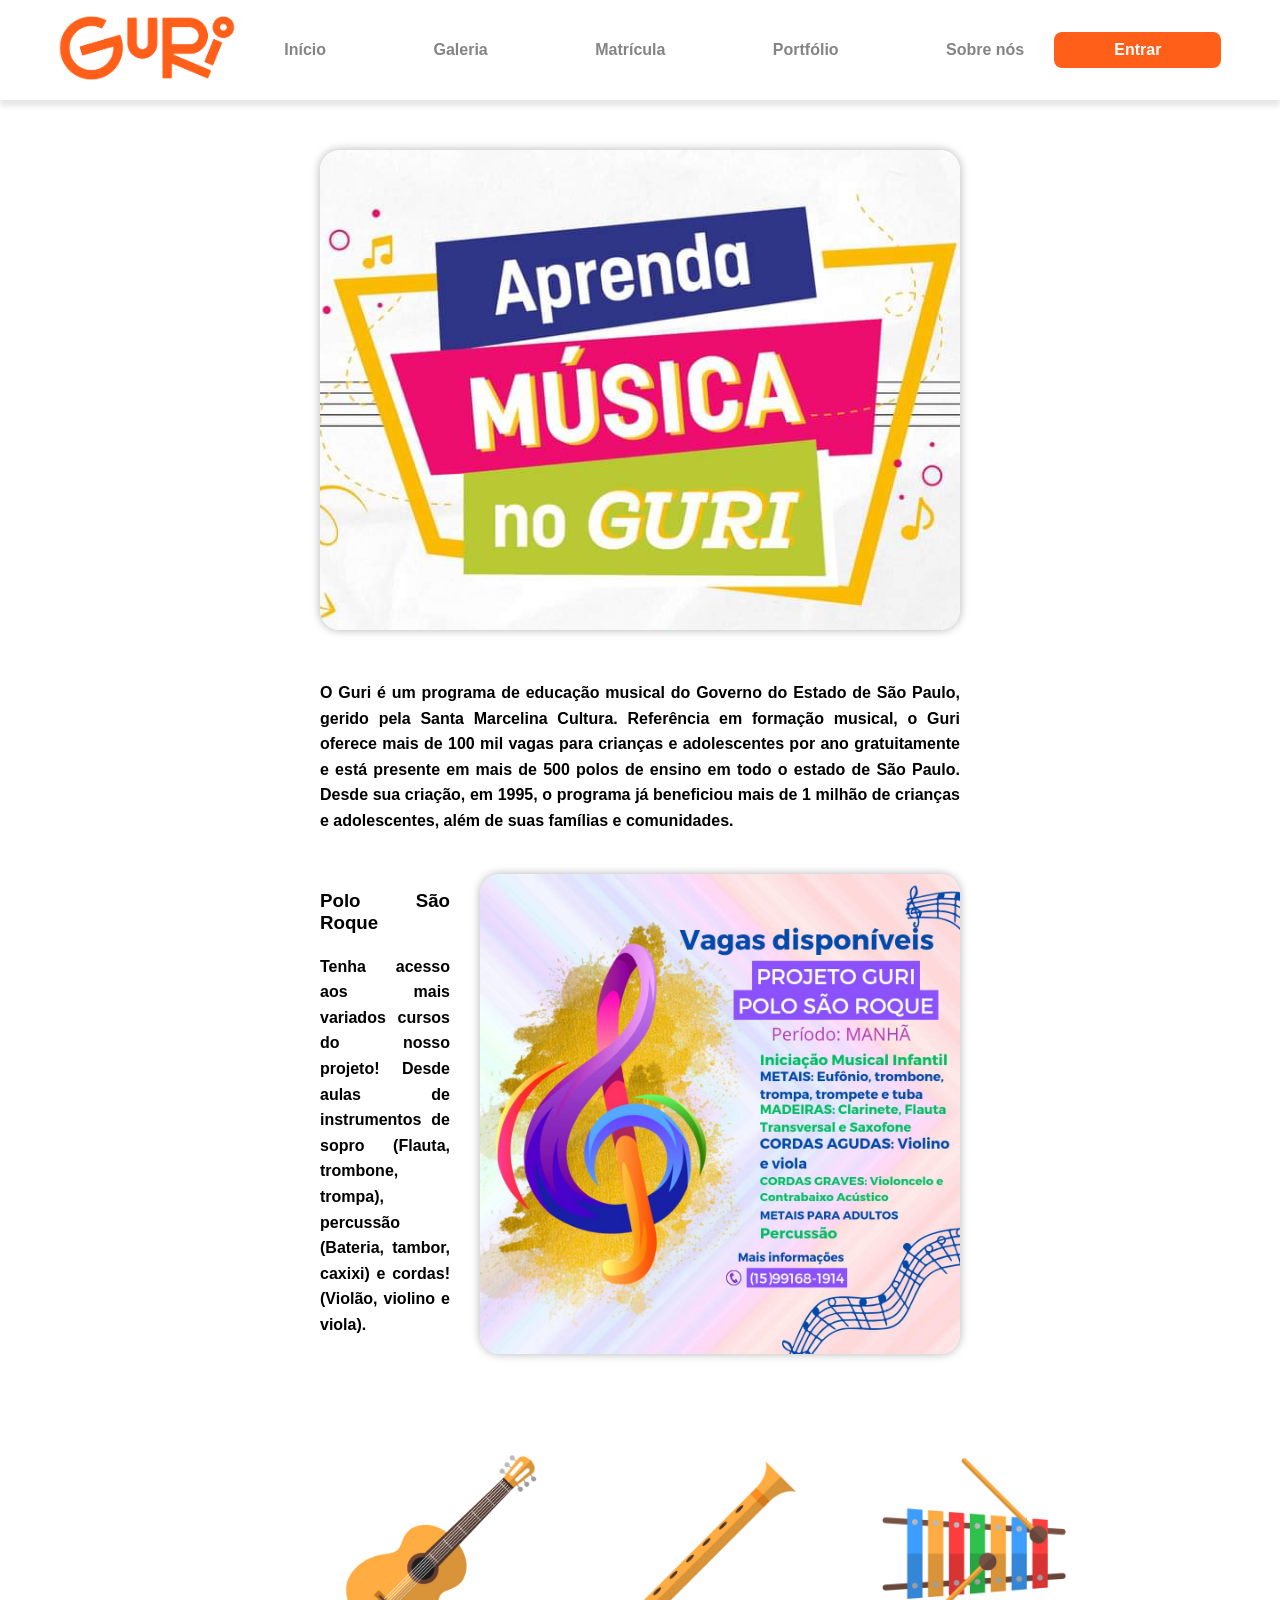
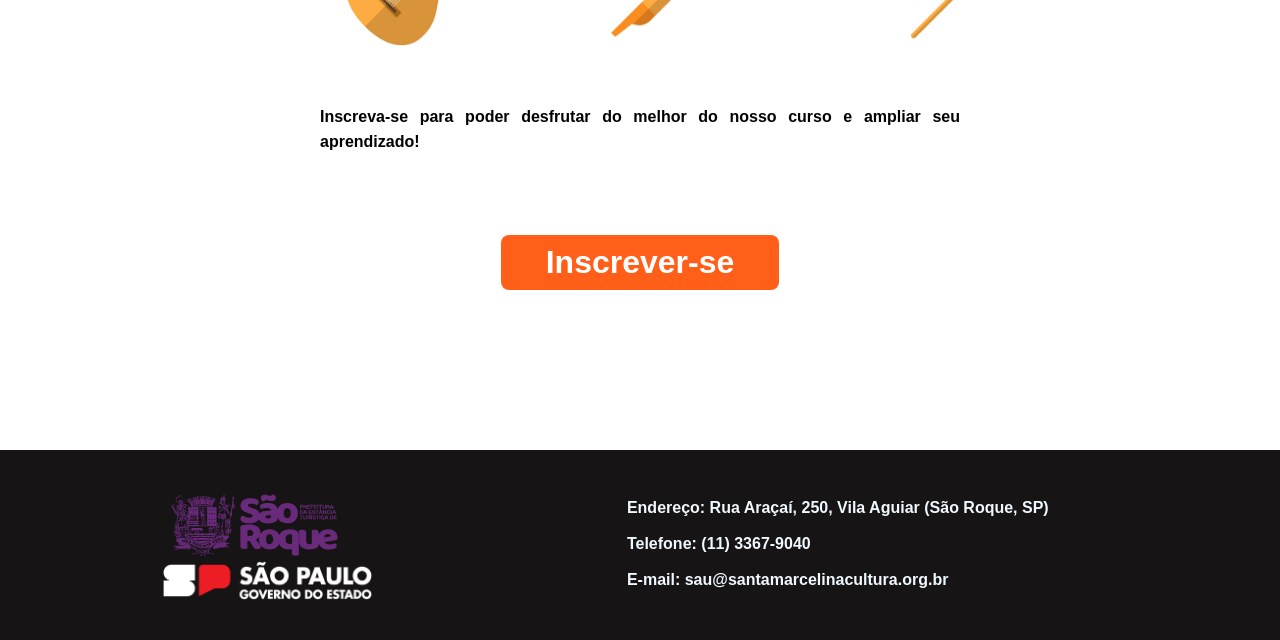
<file: index.html>
<!DOCTYPE html>
<html lang="pt-br">

<head>
    <meta charset="UTF-8">
    <meta name="viewport" content="width=device-width, initial-scale=1.0">
    <link rel="stylesheet" href="./css/index.css">
    <title>Projeto Guri</title>
    <link rel="icon" type="image/x-icon" href="imagens/icoguri.ico">
</head>

<body>
    <header class="interface">
        <h2 hidden>aba</h2>
            <a href="index.html">
                <img class="logo_amauris" src="imagens/logo-guri-008dd78d4337c4f74dc21718ceff88fc6e9acf7d.png" alt="logotipo do site">
            </a>
            <nav>
                <ul class="navegacao">
                    <li><a href="index.html">Início</a></li>
                    <li><a href="galeria.html">Galeria</a></li>
                    <li><a href="matricula.html">Matrícula</a></li>
                    <li><a href="portfolio.html">Portfólio</a></li>
                    <li><a href="sobre.html">Sobre nós</a></li>
                </ul>
            </nav>

        <div class="bt-entrar">
            <a href="entrar.html">Entrar</a>
        </div>

        <!-- Menu hamburguer -->
        <input type="checkbox" id="menu-toggle" class="menu-toggle">
        <label for="menu-toggle" class="hamburguer">
            <span></span>
            <span></span>
            <span></span>
        </label>

        <nav class="menu-mobile">
            <ul>
                <li><a href="index.html">Início</a></li>
                <li><a href="galeria.html">Galeria</a></li>
                <li><a href="matricula.html">Matrícula</a></li>
                <li><a href="portfolio.html">Portfólio</a></li>
                <li><a href="sobre.html">Sobre nós</a></li>
                <li class="menu-mobile-entrar"><a href="entrar.html">Entrar</a></li>
            </ul>
        </nav>

        <label for="menu-toggle" class="menu-overlay"></label>

    </header>

    <main>
        <section class="imagem1hp">
            <h1 hidden>imagem</h1>
            <img src="imagens/Projetogurinscricoes.png" alt="Imagem de aviso sobre inscrições abertas para o curso">
            <p>
                O Guri é um programa de educação musical do Governo do Estado de São Paulo, gerido pela Santa Marcelina
                Cultura.

                Referência em formação musical, o Guri oferece mais de 100 mil vagas para crianças e adolescentes por
                ano gratuitamente e está presente em mais de 500 polos de ensino em todo o estado de São Paulo.

                Desde sua criação, em 1995, o programa já beneficiou mais de 1 milhão de crianças e adolescentes, além
                de suas famílias e comunidades.
            </p>
        </section>
        <section class="imagem2hp">
            <h2 hidden>imagem2</h2>
            <img src="imagens/vagasguri.jpeg" alt="Vagas que estão abertas para o curso">
            <section>
                <h1 headingoffset="1">Polo São Roque</h1>
                <p>
                    Tenha acesso aos mais variados cursos do nosso projeto! Desde aulas de instrumentos de sopro
                    (Flauta, trombone, trompa), percussão (Bateria, tambor, caxixi) e cordas! (Violão, violino e viola).
                </p>
            </section>
        </section>
        <div class="Imagem3hp">
            <div class="img3">
                <img src="imagens/violão.jpg" alt="Imagem de um violão para exemplificar o curso de instrumentos com cordas do curso">
                <img src="imagens/sopro.jpg" alt="imagem de um clarinete para exemplificar o curso de instrumentos de sopro do curso">
                <img src="imagens/percusão.jpg" alt="Imagem de um teclado para exemplificar o curso de instrumentos de percusão do curso">
            </div>
            <p>
                Inscreva-se para poder desfrutar do melhor do nosso curso e ampliar seu aprendizado!
            </p>
        </div>
        <div class="bt-inscrever-se">
            <a href="matricula.html">Inscrever-se</a>
        </div>
    </main>

    <footer>
        <div class="rodape">
            <h2 hidden>rodapé</h2>
            <div class="rdpimg">
                <h3 hidden>logos</h3>
                <img src="imagens/logosr.svg" alt="logotipo do município" height="70">
                <img src="imagens/logo_gov_sp.f5b7211d.webp" alt="logotipo do governo" height="40">
            </div>
            <ul class="contatosrdp">
                <li><a href="#">Endereço: Rua Araçaí, 250, Vila Aguiar (São Roque, SP)</a></li>
                <li><a href="#">Telefone: (11) 3367-9040</a></li>
                <li><a href="#">E-mail: sau@santamarcelinacultura.org.br</a></li>
            </ul>
        </div>
    </footer>
</body>

</html>
</file>
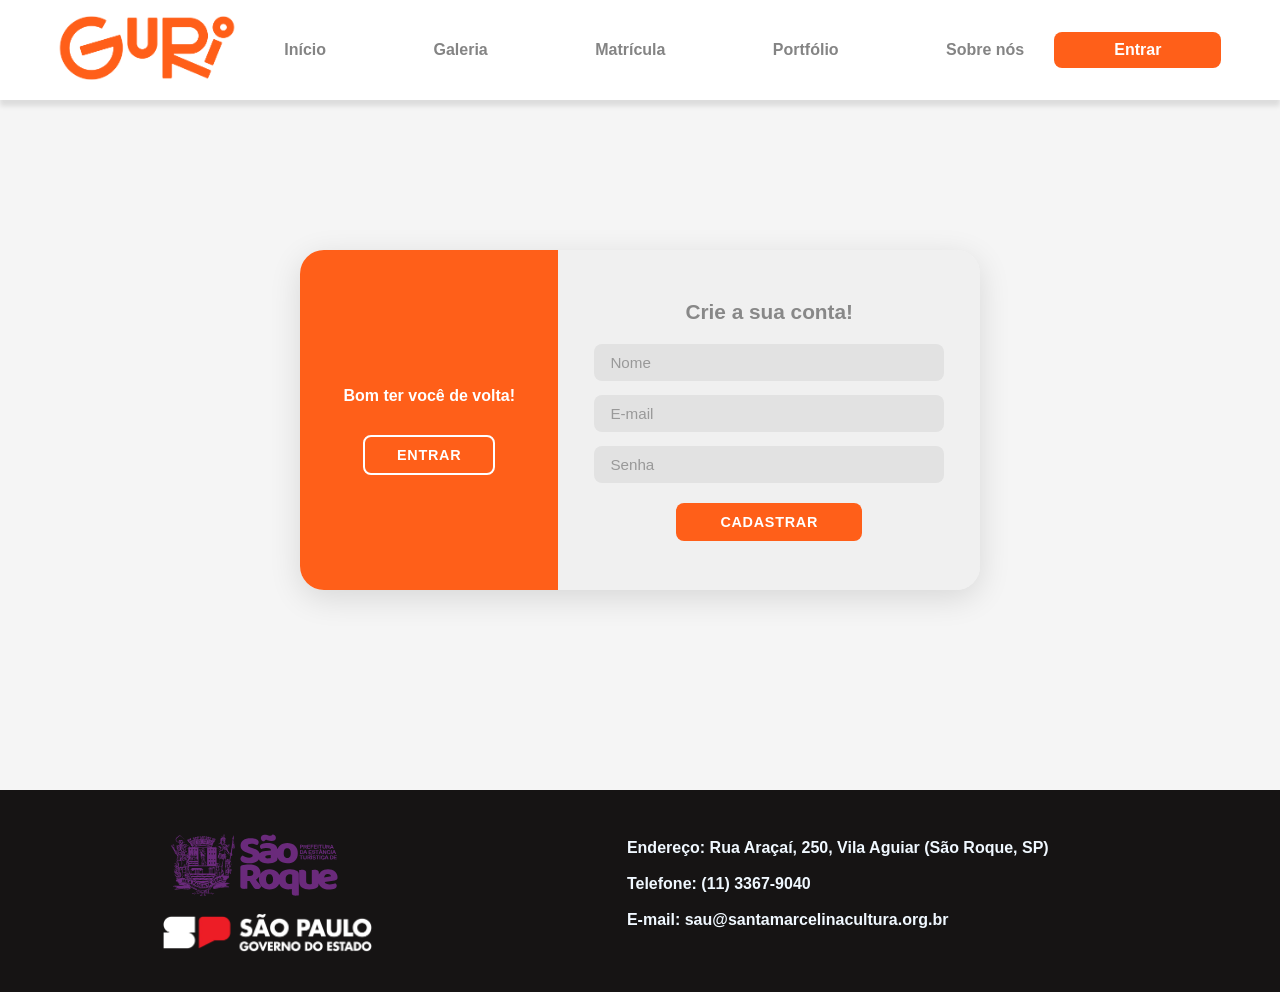
<file: entrar.html>
<!DOCTYPE html>
<html lang="pt-br">

<head>
    <meta charset="UTF-8">
    <meta name="viewport" content="width=device-width, initial-scale=1.0">
    <title>Entrar — Projeto Guri</title>
    <link rel="icon" type="image/x-icon" href="imagens/icoguri.ico">
    <link rel="stylesheet" href="./css/entrar.css">
</head>

<body>
     <header class="interface">
        <h2 hidden>aba</h2>
            <a href="index.html">
                <img class="logo_amauris" src="imagens/logo-guri-008dd78d4337c4f74dc21718ceff88fc6e9acf7d.png" alt="logotipo do site">
            </a>
            <nav>
                <ul class="navegacao">
                    <li><a href="index.html">Início</a></li>
                    <li><a href="galeria.html">Galeria</a></li>
                    <li><a href="matricula.html">Matrícula</a></li>
                    <li><a href="portfolio.html">Portfólio</a></li>
                    <li><a href="sobre.html">Sobre nós</a></li>
                </ul>
            </nav>

        <div class="bt-entrar">
            <a href="entrar.html">Entrar</a>
        </div>

        <!-- Menu hamburguer -->
        <input type="checkbox" id="menu-toggle" class="menu-toggle">
        <label for="menu-toggle" class="hamburguer">
            <span></span>
            <span></span>
            <span></span>
        </label>

        <nav class="menu-mobile">
            <ul>
                <li><a href="index.html">Início</a></li>
                <li><a href="galeria.html">Galeria</a></li>
                <li><a href="matricula.html">Matrícula</a></li>
                <li><a href="portfolio.html">Portfólio</a></li>
                <li><a href="sobre.html">Sobre nós</a></li>
                <li class="menu-mobile-entrar"><a href="entrar.html">Entrar</a></li>
            </ul>
        </nav>

        <label for="menu-toggle" class="menu-overlay"></label>

    </header>

    <main>
        <div class="card">
            <!-- Painel esquerdo laranja -->
            <div class="card-lado card-login">
                <p class="boas-vindas">Bom ter você de volta!</p>
                <button class="btn-entrar-card" id="btn-ir-login">ENTRAR</button>
            </div>

            <!-- Painel direito — cadastro (visível por padrão) -->
            <div class="card-lado card-cadastro" id="painel-cadastro">
                <h1>Crie a sua conta!</h1>
                <input type="text" placeholder="Nome" autocomplete="name">
                <input type="email" placeholder="E-mail" autocomplete="email">
                <input type="password" placeholder="Senha" autocomplete="new-password">
                <button class="btn-cadastrar">CADASTRAR</button>
            </div>

            <!-- Painel direito — login (oculto por padrão) -->
            <div class="card-lado card-form-login" id="painel-login">
                <h1>Bem-vindo de volta!</h1>
                <input type="email" placeholder="E-mail" autocomplete="email">
                <input type="password" placeholder="Senha" autocomplete="current-password">
                <button class="btn-cadastrar">ENTRAR</button>
                <a href="#" class="link-esqueci">Esqueci minha senha</a>
            </div>
        </div>
    </main>

    <footer>
        <div class="rodape">
            <h2 hidden>rodapé</h2>
            <div class="rdpimg">
                <h3 hidden>logos</h3>
                <img src="imagens/logosr.svg" alt="logotipo do município" height="70">
                <img src="imagens/logo_gov_sp.f5b7211d.webp" alt="logotipo do governo" height="40">
            </div>
            <ul class="contatosrdp">
                <li><a href="#">Endereço: Rua Araçaí, 250, Vila Aguiar (São Roque, SP)</a></li>
                <li><a href="#">Telefone: (11) 3367-9040</a></li>
                <li><a href="#">E-mail: sau@santamarcelinacultura.org.br</a></li>
            </ul>
        </div>
    </footer>
</body>

</html>
</file>
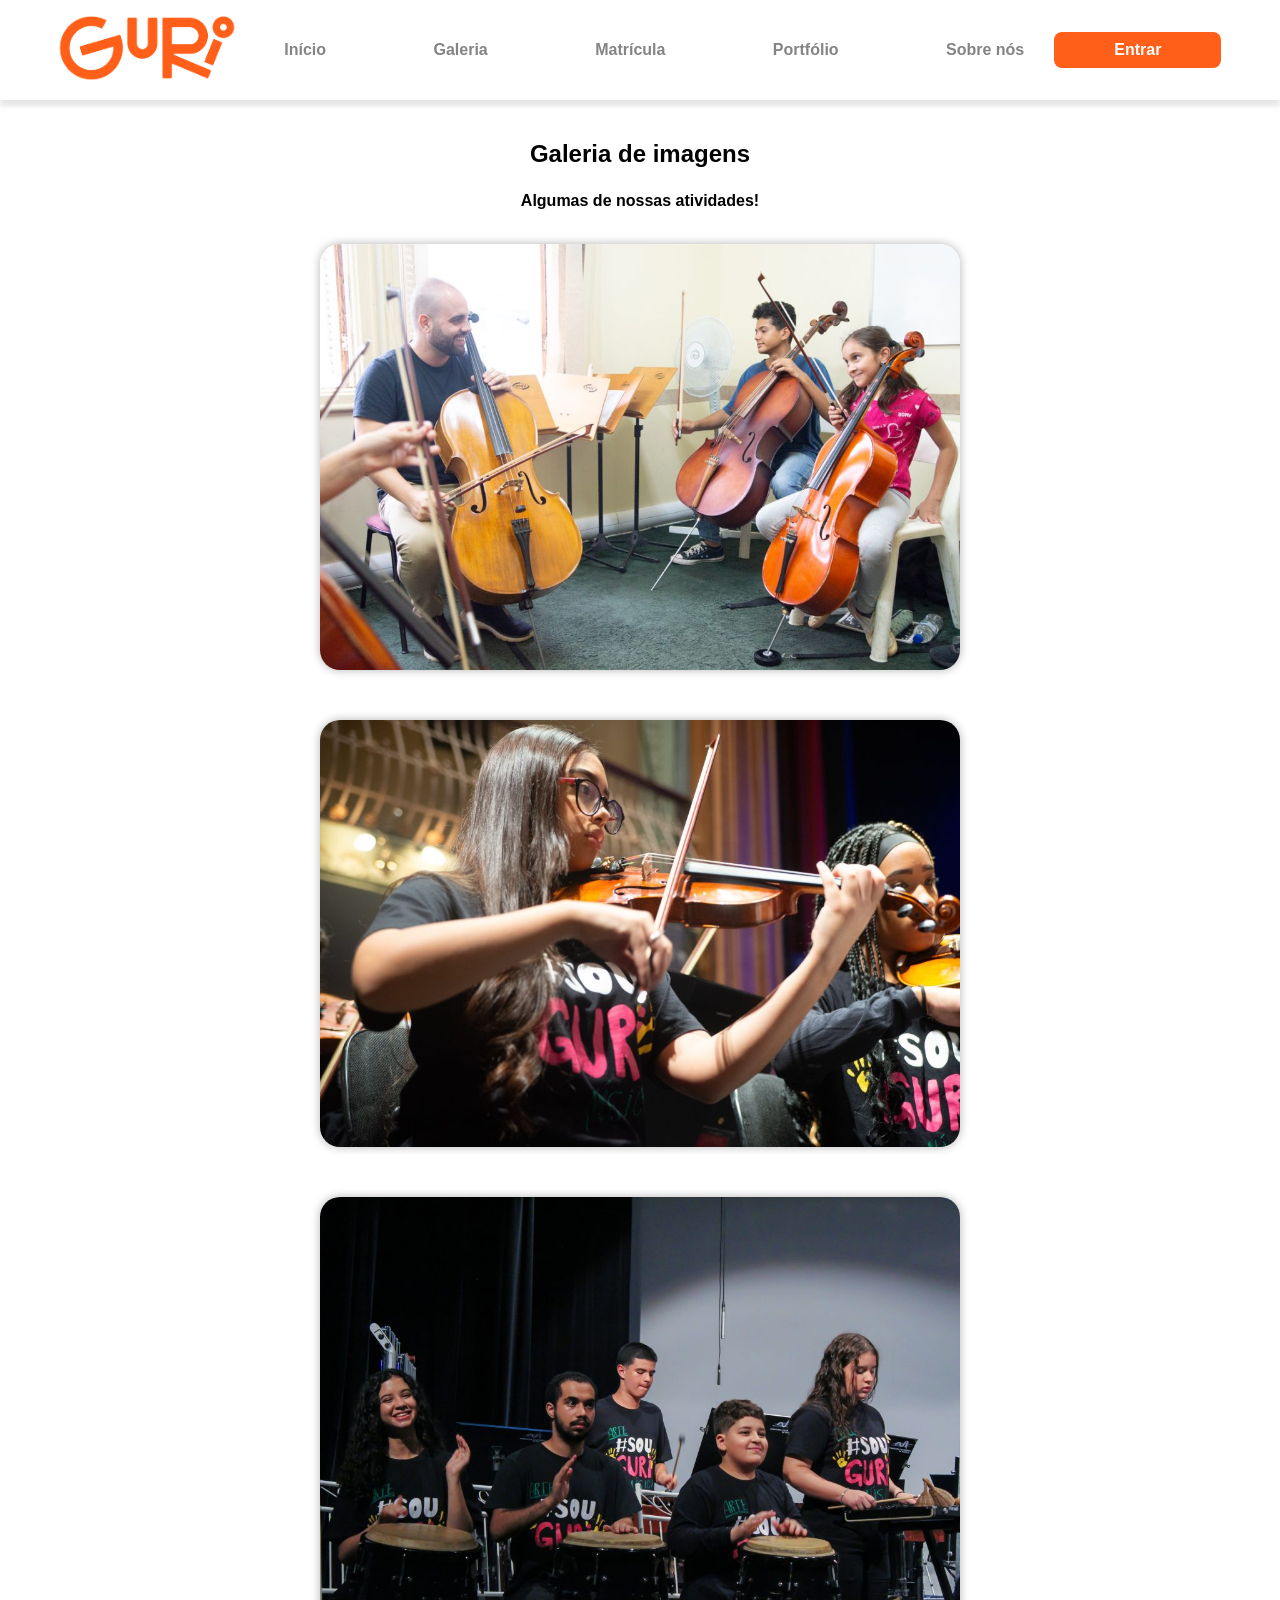
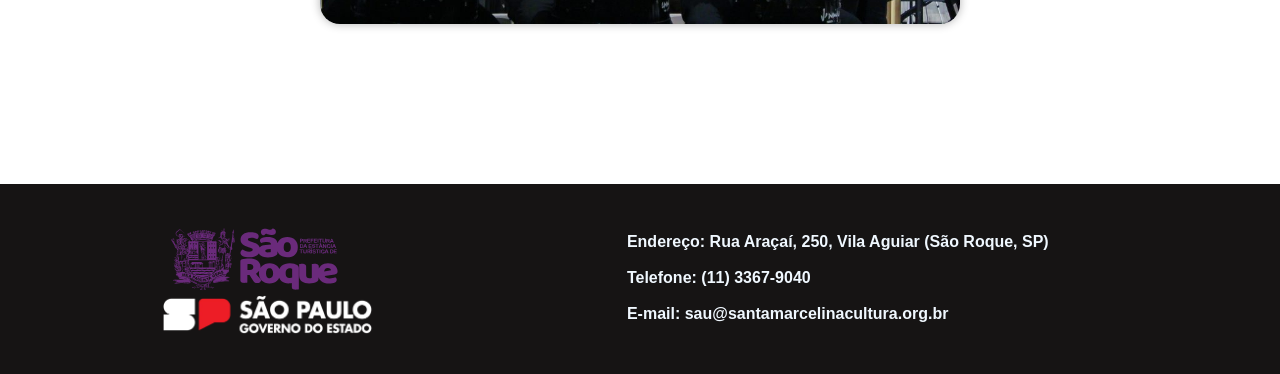
<file: galeria.html>
<!DOCTYPE html>
<html lang="pt-br">

<head>
    <meta charset="UTF-8">
    <meta name="viewport" content="width=device-width, initial-scale=1.0">
    <title>Galeria</title>
    <link rel="icon" type="image/x-icon" href="imagens/icoguri.ico">
    <link rel="stylesheet" href="./css/galeria.css">
</head>

<body>
    <header class="interface">
        <h2 hidden>aba</h2>
            <a href="index.html">
                <img class="logo_amauris" src="imagens/logo-guri-008dd78d4337c4f74dc21718ceff88fc6e9acf7d.png" alt="logotipo do site">
            </a>
            <nav>
                <ul class="navegacao">
                    <li><a href="index.html">Início</a></li>
                    <li><a href="galeria.html">Galeria</a></li>
                    <li><a href="matricula.html">Matrícula</a></li>
                    <li><a href="portfolio.html">Portfólio</a></li>
                    <li><a href="sobre.html">Sobre nós</a></li>
                </ul>
            </nav>

        <div class="bt-entrar">
            <a href="entrar.html">Entrar</a>
        </div>

        <input type="checkbox" id="menu-toggle" class="menu-toggle">
        <label for="menu-toggle" class="hamburguer">
            <span></span>
            <span></span>
            <span></span>
        </label>

        <nav class="menu-mobile">
            <ul>
                <li><a href="index.html">Início</a></li>
                <li><a href="galeria.html">Galeria</a></li>
                <li><a href="matricula.html">Matrícula</a></li>
                <li><a href="portfolio.html">Portfólio</a></li>
                <li><a href="sobre.html">Sobre nós</a></li>
                <li class="menu-mobile-entrar"><a href="entrar.html">Entrar</a></li>
            </ul>
        </nav>

        <label for="menu-toggle" class="menu-overlay"></label>
    </header>
    <main>
        <section class="title">
        <h1>Galeria de imagens</h1>
        <p>Algumas de nossas atividades!</p>
        </section>
        <div class="container">
            <section>
                <h2 hidden>galeria</h2>
                <img src="imagens/20230314_Polo-Jundiai_Visita-Aulas_por-Robs-Borges-1-1024x683.jpg"
                    alt="Visita as aulas no polo de Jundiaí do Projeto Guri.">
                <img src="imagens/20240609_Orquestra-de-Cordas-do-Guri-de-Sao-Paulo_porRobsBorges_media-100-1-1024x683.jpg"
                    alt="Orquestra de instrumentos de cordas.">
                <img src="imagens/20241130_Concerto-da-Percussao-do-Guri-de-Marilia_por-Yasmin-Alves-104-1-1024x683.jpg"
                    alt="Concerto de instrumentos de percussão.">
            </section>
        </div> 
    </main>
    <footer>
        <div class="rodape">
            <h2 hidden>rodapé</h2>
            <div class="rdpimg">
                <h3 hidden>logos</h3>
                <img src="imagens/logosr.svg" alt="logotipo do município" height="70">
                <img src="imagens/logo_gov_sp.f5b7211d.webp" alt="logotipo do governo" height="40">
            </div>
            <ul class="contatosrdp">
                <li><a href="#">Endereço: Rua Araçaí, 250, Vila Aguiar (São Roque, SP)</a></li>
                <li><a href="#">Telefone: (11) 3367-9040</a></li>
                <li><a href="#">E-mail: sau@santamarcelinacultura.org.br</a></li>
            </ul>
        </div>
    </footer>
</body>

</html>
</file>
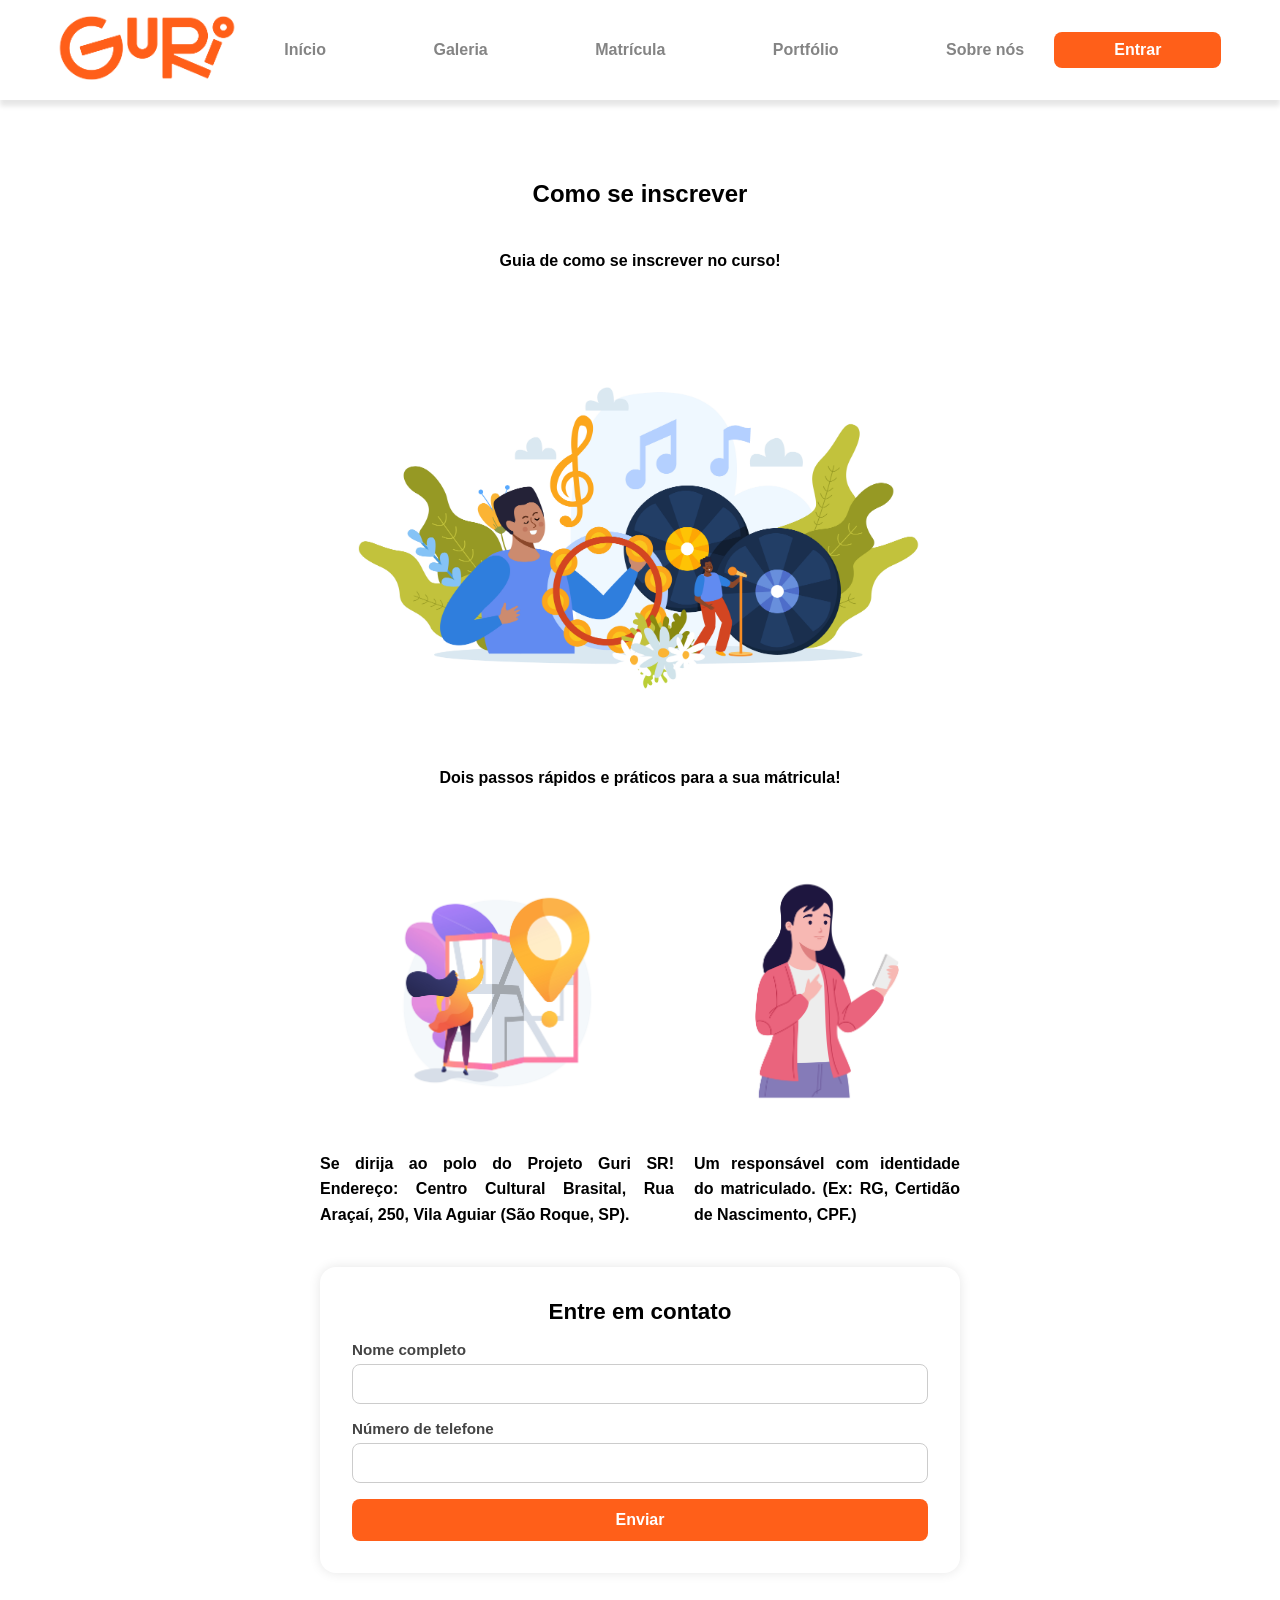
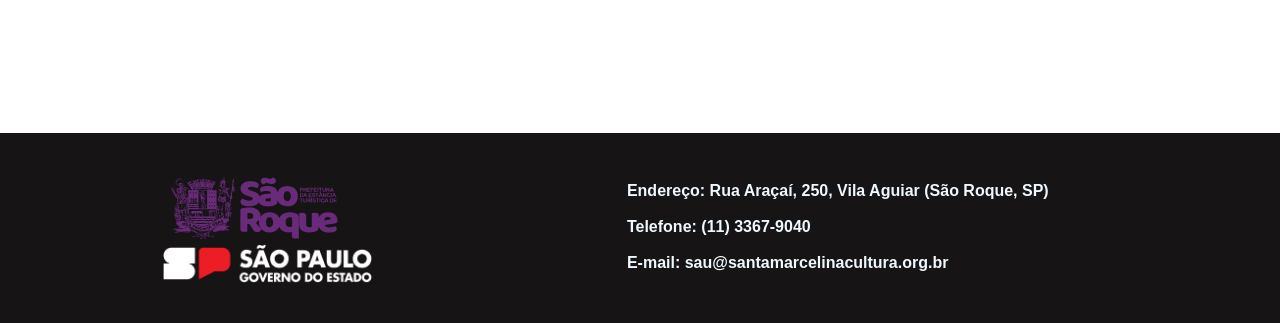
<file: matricula.html>
<!DOCTYPE html>
<html lang="pt-br">

<head>
    <meta charset="UTF-8">
    <meta name="viewport" content="width=device-width, initial-scale=1.0">
    <title>Matricula</title>
    <link rel="icon" type="image/x-icon" href="imagens/icoguri.ico">
    <link rel="stylesheet" href="./css/matricula.css">
</head>

<body>
    <header class="interface">
        <h2 hidden>aba</h2>
            <a href="index.html">
                <img class="logo_amauris" src="imagens/logo-guri-008dd78d4337c4f74dc21718ceff88fc6e9acf7d.png" alt="logotipo do site">
            </a>
            <nav>
                <ul class="navegacao">
                    <li><a href="index.html">Início</a></li>
                    <li><a href="galeria.html">Galeria</a></li>
                    <li><a href="matricula.html">Matrícula</a></li>
                    <li><a href="portfolio.html">Portfólio</a></li>
                    <li><a href="sobre.html">Sobre nós</a></li>
                </ul>
            </nav>

        <div class="bt-entrar">
            <a href="entrar.html">Entrar</a>
        </div>
        <input type="checkbox" id="menu-toggle" class="menu-toggle">
        <label for="menu-toggle" class="hamburguer">
            <span></span>
            <span></span>
            <span></span>
        </label>

        <nav class="menu-mobile">
            <ul>
                <li><a href="index.html">Início</a></li>
                <li><a href="galeria.html">Galeria</a></li>
                <li><a href="matricula.html">Matrícula</a></li>
                <li><a href="portfolio.html">Portfólio</a></li>
                <li><a href="sobre.html">Sobre nós</a></li>
                <li class="menu-mobile-entrar"><a href="entrar.html">Entrar</a></li>
            </ul>
        </nav>

        <label for="menu-toggle" class="menu-overlay"></label>
    </header>
    <main>
        <section>
            <h1 headingoffset="1">
                Como se inscrever
            </h1>
            <p>
                Guia de como se inscrever no curso!
            </p>
        </section>
        <section>
            <h2 hidden>img</h2>
            <img src="imagens/2302.i402.029.S.m004.c13.Music school flat composition.jpg"
                alt="Imagem ilustrada e um menino dançando ao escutar uma música.">
            <p>
                Dois passos rápidos e práticos para a sua mátricula!
            </p>
        </section>
        <section class="container">
            <h2 hidden>imagens</h2>
            <section>
                <h2 hidden>img</h2>
                <img src="imagens/locaIlust.jpg"
                    alt="Imagem ilustrativa de uma pessoa utilizando um mapa para se guiar.">
                <p>
                    Se dirija ao polo do Projeto Guri SR! Endereço: Centro Cultural Brasital, Rua Araçaí, 250, Vila
                    Aguiar (São Roque, SP).
                </p>
            </section>
            <section>
                <h2 hidden>img</h2>
                <img src="imagens/respRG.jpg" alt="Imagem ilustrativa de um adulto segurando um documento do governo.">
                <p>
                    Um responsável com identidade do matriculado. (Ex: RG, Certidão de Nascimento, CPF.)
                </p>
            </section>
        </section>
    </main>
    <form>
        <h1>Entre em contato</h1>
        <div>
            <label for="Nome">Nome completo</label>
            <input type="text" id="Nome">
        </div>
        <div>
            <label for="Numero">Número de telefone</label>
            <input type="text" id="Numero">
        </div>
        <div>
            <button>Enviar</button>
        </div>
    </form>
    <footer>
        <div class="rodape">
            <h2 hidden>rodapé</h2>
            <div class="rdpimg">
                <h3 hidden>logos</h3>
                <img src="imagens/logosr.svg" alt="logotipo do município" height="70">
                <img src="imagens/logo_gov_sp.f5b7211d.webp" alt="logotipo do governo" height="40">
            </div>
            <ul class="contatosrdp">
                <li><a href="#">Endereço: Rua Araçaí, 250, Vila Aguiar (São Roque, SP)</a></li>
                <li><a href="#">Telefone: (11) 3367-9040</a></li>
                <li><a href="#">E-mail: sau@santamarcelinacultura.org.br</a></li>
            </ul>
        </div>
    </footer>

</body>

</html>
</file>
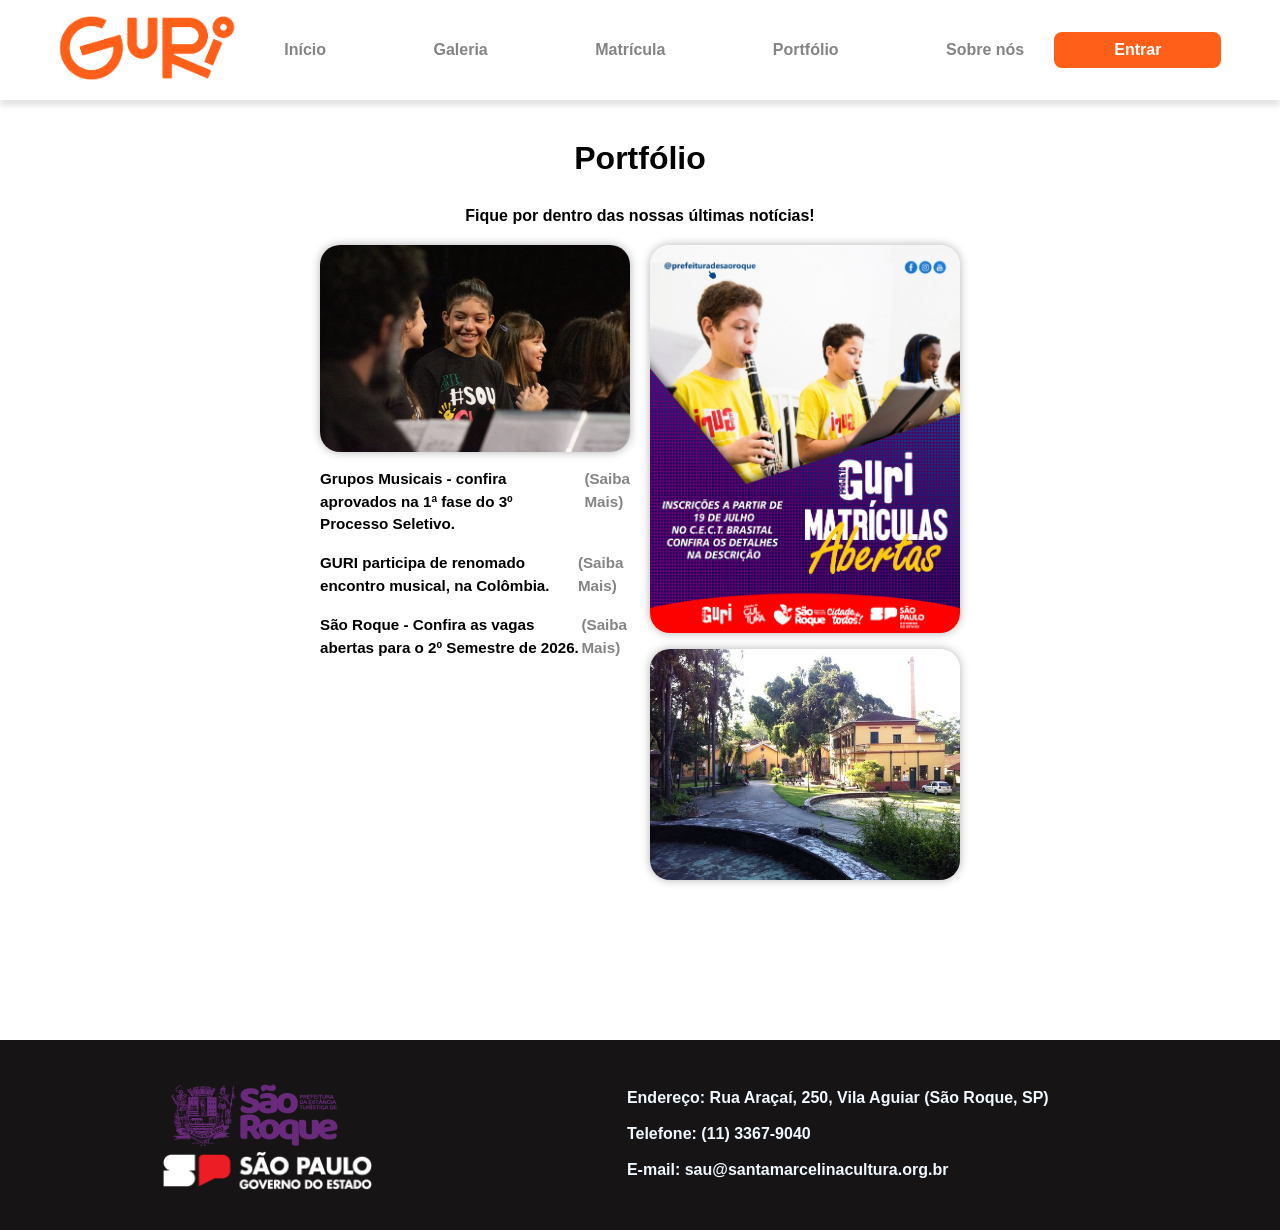
<file: portfolio.html>
<!DOCTYPE html>
<html lang="pt-br">

<head>
    <meta charset="UTF-8">
    <meta name="viewport" content="width=device-width, initial-scale=1.0">
    <title>Projeto Guri</title>
    <link rel="icon" type="image/x-icon" href="imagens/icoguri.ico">
    <link rel="stylesheet" href="./css/portfolio.css">
</head>

<body>
    <header class="interface">
        <h2 hidden>aba</h2>
            <a href="index.html">
                <img class="logo_amauris" src="imagens/logo-guri-008dd78d4337c4f74dc21718ceff88fc6e9acf7d.png" alt="logotipo do site">
            </a>
            <nav>
                <ul class="navegacao">
                    <li><a href="index.html">Início</a></li>
                    <li><a href="galeria.html">Galeria</a></li>
                    <li><a href="matricula.html">Matrícula</a></li>
                    <li><a href="portfolio.html">Portfólio</a></li>
                    <li><a href="sobre.html">Sobre nós</a></li>
                </ul>
            </nav>

        <div class="bt-entrar">
            <a href="entrar.html">Entrar</a>
        </div>

        <input type="checkbox" id="menu-toggle" class="menu-toggle">
        <label for="menu-toggle" class="hamburguer">
            <span></span>
            <span></span>
            <span></span>
        </label>

        <nav class="menu-mobile">
            <ul>
                <li><a href="index.html">Início</a></li>
                <li><a href="galeria.html">Galeria</a></li>
                <li><a href="matricula.html">Matrícula</a></li>
                <li><a href="portfolio.html">Portfólio</a></li>
                <li><a href="sobre.html">Sobre nós</a></li>
                <li class="menu-mobile-entrar"><a href="entrar.html">Entrar</a></li>
            </ul>
        </nav>

        <label for="menu-toggle" class="menu-overlay"></label>
    </header>
    <main>
        <h1>Portfólio</h1>
        <p>
            Fique por dentro das nossas últimas notícias!
        </p>
        <section class="container">
            <h2 hidden>img</h2>
            <section class="container1">
                <h2 hidden>img2</h2>
                <img src="imagens/gurimatriculas.png"
                    alt="Imagem de divulgação de vagas abertas no Projeto Guri.">
                <img src="imagens/centro-cultural-brasital.jpg"
                    alt="Imagem do Centro Cultural Brasital, localizado na cidade de São Roque no estado de São Paulo.">
            </section>
            <section class="container2">
                <h2 hidden>img3</h2>
                <img src="imagens/guriex1.jpg" alt="Imagem de crianças interagindo com camisetas personalizadas do Projeto Guri.">
                <p>
                    Grupos Musicais - confira aprovados na 1ª fase do 3º Processo Seletivo.
                    <a href="#">(Saiba Mais)</a>
                </p>
                <p>
                    GURI participa de renomado encontro musical, na Colômbia.
                    <a href="#">(Saiba Mais)</a>
                </p>
                <p>
                    São Roque - Confira as vagas abertas para o 2º Semestre de 2026.
                    <a href="#">(Saiba Mais)</a>
                </p>
            </section>
        </section>
    </main>
    <footer>
        <div class="rodape">
            <h2 hidden>rodapé</h2>
            <div class="rdpimg">
                <h3 hidden>logos</h3>
                <img src="imagens/logosr.svg" alt="logotipo do município" height="70">
                <img src="imagens/logo_gov_sp.f5b7211d.webp" alt="logotipo do governo" height="40">
            </div>
            <ul class="contatosrdp">
                <li><a href="#">Endereço: Rua Araçaí, 250, Vila Aguiar (São Roque, SP)</a></li>
                <li><a href="#">Telefone: (11) 3367-9040</a></li>
                <li><a href="#">E-mail: sau@santamarcelinacultura.org.br</a></li>
            </ul>
        </div>
    </footer>
</body>
</html>
</file>
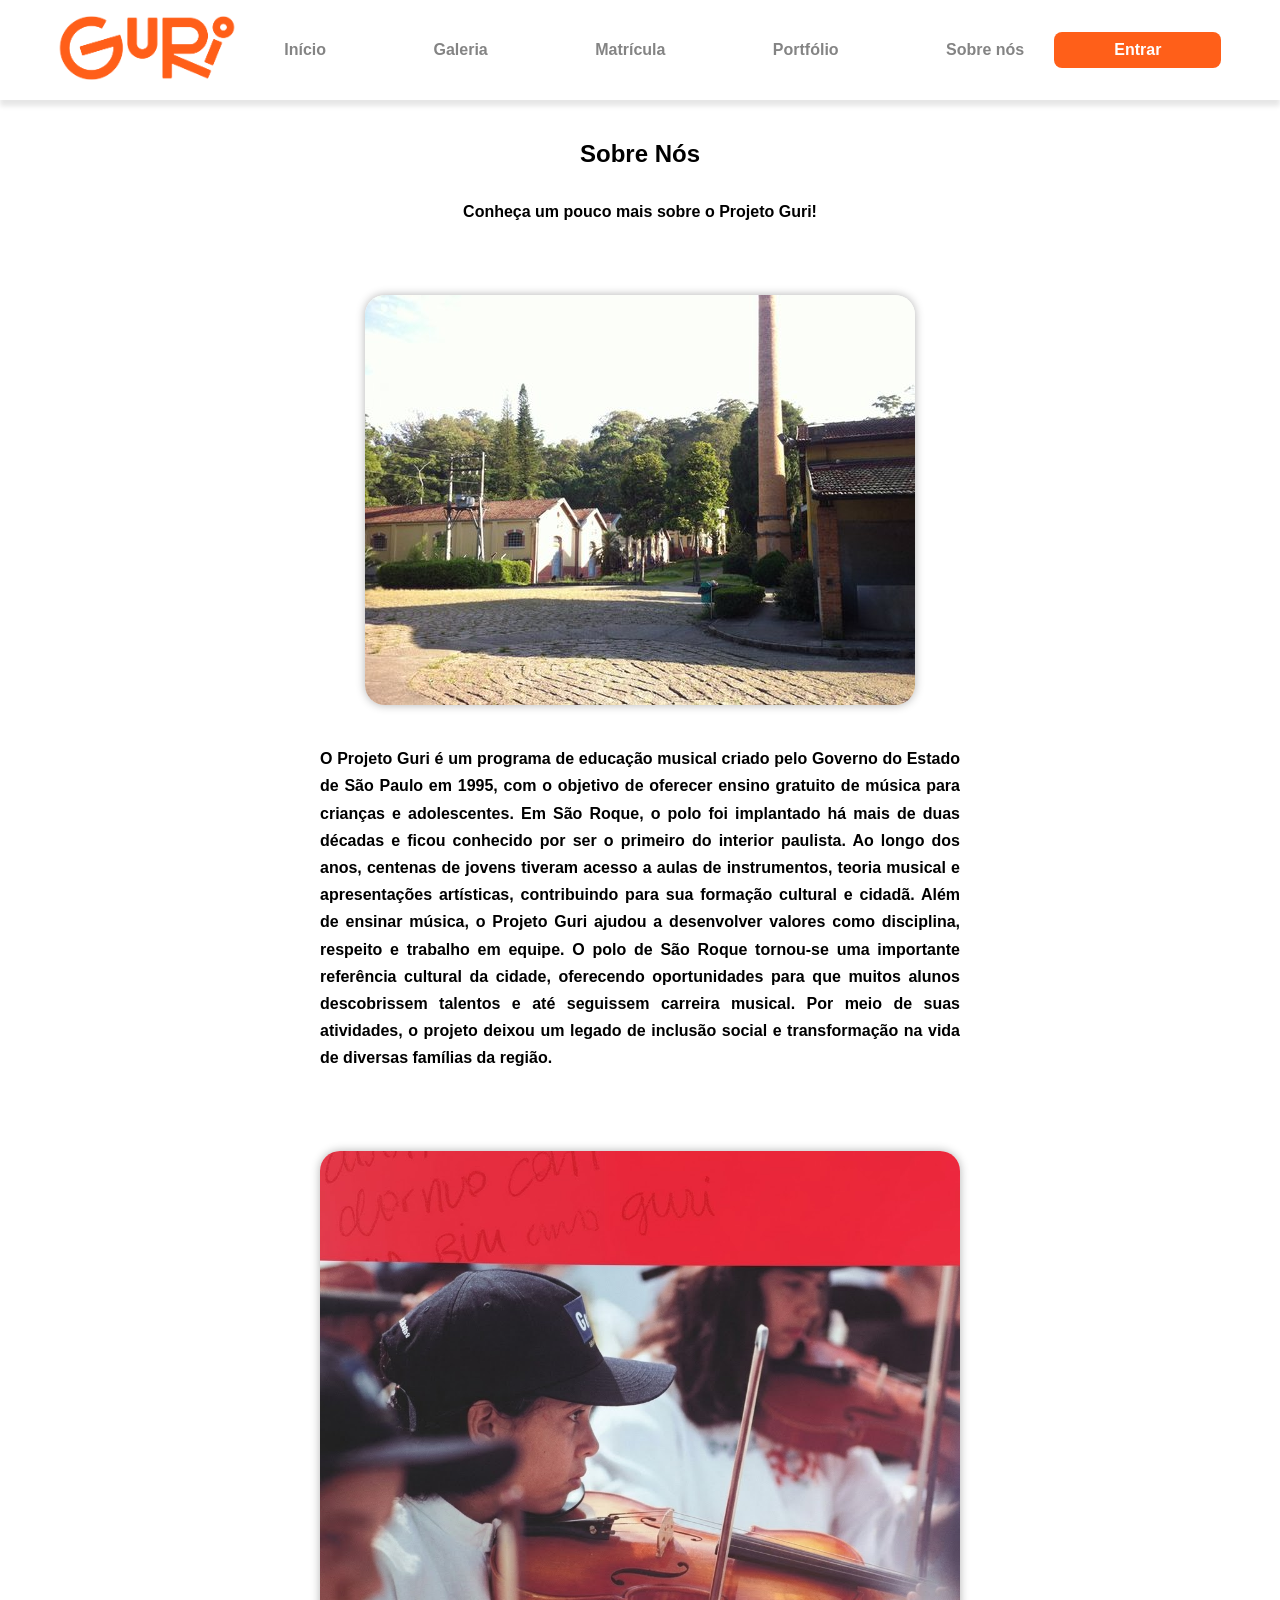
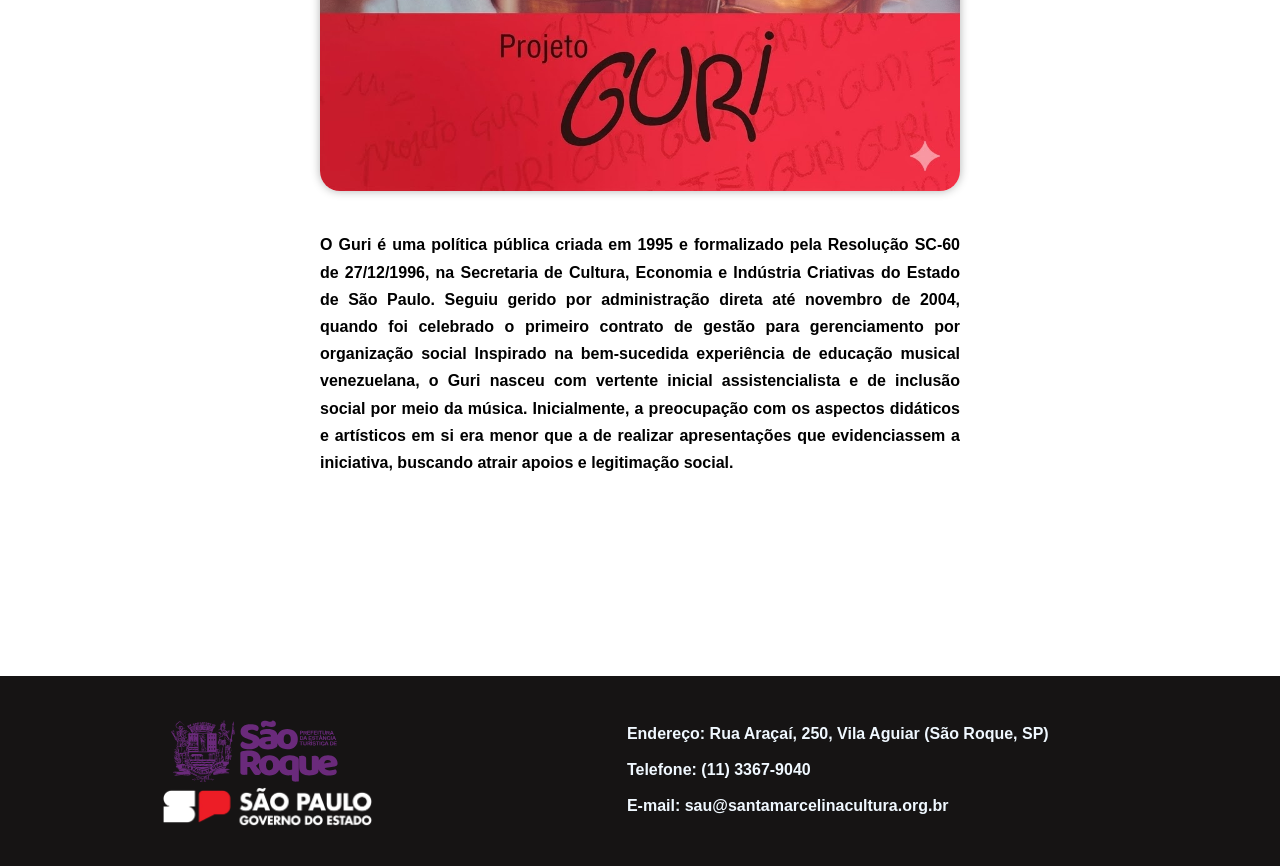
<file: sobre.html>
<!DOCTYPE html>
<html lang="pt-br">

<head>
    <meta charset="UTF-8">
    <meta name="viewport" content="width=device-width, initial-scale=1.0">
    <title>Projeto Guri</title>
    <link rel="icon" type="image/x-icon" href="imagens/icoguri.ico">
    <link rel="stylesheet" href="./css/sobre.css">
</head>

<body>
    <header class="interface">
        <h2 hidden>aba</h2>
            <a href="index.html">
                <img class="logo_amauris" src="imagens/logo-guri-008dd78d4337c4f74dc21718ceff88fc6e9acf7d.png" alt="logotipo do site">
            </a>
            <nav>
                <ul class="navegacao">
                    <li><a href="index.html">Início</a></li>
                    <li><a href="galeria.html">Galeria</a></li>
                    <li><a href="matricula.html">Matrícula</a></li>
                    <li><a href="portfolio.html">Portfólio</a></li>
                    <li><a href="sobre.html">Sobre nós</a></li>
                </ul>
            </nav>

        <div class="bt-entrar">
            <a href="entrar.html">Entrar</a>
        </div>

        <input type="checkbox" id="menu-toggle" class="menu-toggle">
        <label for="menu-toggle" class="hamburguer">
            <span></span>
            <span></span>
            <span></span>
        </label>

        <nav class="menu-mobile">
            <ul>
                <li><a href="index.html">Início</a></li>
                <li><a href="galeria.html">Galeria</a></li>
                <li><a href="matricula.html">Matrícula</a></li>
                <li><a href="portfolio.html">Portfólio</a></li>
                <li><a href="sobre.html">Sobre nós</a></li>
                <li class="menu-mobile-entrar"><a href="entrar.html">Entrar</a></li>
            </ul>
        </nav>

        <label for="menu-toggle" class="menu-overlay"></label>
    </header>
    <main>
        <section class="sobre">
            <h1>Sobre Nós</h1>
            <p>
                Conheça um pouco mais sobre o Projeto Guri!
            </p>
        </section>
        <section class="container">
            <h2 hidden>img</h2>
            <img src="imagens/brasital.jpg"
                alt="Imagem do Centro Cultural Brasital, localizada em São Roque, no estado de São Paulo">
            <p>
                O Projeto Guri é um programa de educação musical criado pelo Governo do Estado de São Paulo em 1995, com
                o objetivo de oferecer ensino gratuito de música para crianças e adolescentes. Em São Roque, o polo foi
                implantado há mais de duas décadas e ficou conhecido por ser o primeiro do interior paulista. Ao longo
                dos anos, centenas de jovens tiveram acesso a aulas de instrumentos, teoria musical e apresentações
                artísticas, contribuindo para sua formação cultural e cidadã.

                Além de ensinar música, o Projeto Guri ajudou a desenvolver valores como disciplina, respeito e trabalho
                em equipe. O polo de São Roque tornou-se uma importante referência cultural da cidade, oferecendo
                oportunidades para que muitos alunos descobrissem talentos e até seguissem carreira musical. Por meio de
                suas atividades, o projeto deixou um legado de inclusão social e transformação na vida de diversas
                famílias da região.
            </p>
            <img class="img1995" src="imagens/1995.jpeg"
                alt="Imagem promocional do Projeto Guri feita em 1995. A Imagem foi alterada com Inteligencia Artificial.">
            <p>
                O Guri é uma política pública criada em 1995 e formalizado pela Resolução SC-60 de 27/12/1996, na
                Secretaria de Cultura, Economia e Indústria Criativas do Estado de São Paulo. Seguiu gerido por
                administração direta até novembro de 2004, quando foi celebrado o primeiro contrato de gestão para
                gerenciamento por organização social

                Inspirado na bem-sucedida experiência de educação musical venezuelana, o Guri nasceu com vertente
                inicial assistencialista e de inclusão social por meio da música. Inicialmente, a preocupação com os
                aspectos didáticos e artísticos em si era menor que a de realizar apresentações que evidenciassem a
                iniciativa, buscando atrair apoios e legitimação social.
            </p>
        </section>
    </main>
    <footer>
        <div class="rodape">
            <h2 hidden>rodapé</h2>
            <div class="rdpimg">
                <h3 hidden>logos</h3>
                <img src="imagens/logosr.svg" alt="logotipo do município" height="70">
                <img src="imagens/logo_gov_sp.f5b7211d.webp" alt="logotipo do governo" height="40">
            </div>
            <ul class="contatosrdp">
                <li><a href="#">Endereço: Rua Araçaí, 250, Vila Aguiar (São Roque, SP)</a></li>
                <li><a href="#">Telefone: (11) 3367-9040</a></li>
                <li><a href="#">E-mail: sau@santamarcelinacultura.org.br</a></li>
            </ul>
        </div>
    </footer>
</body>

</html>
</file>
<file: css/index.css>
* {
    margin: 0;
    padding: 0;
    box-sizing: border-box;
    font-family: "Inter", sans-serif;
    font-optical-sizing: auto;
    font-weight: 400;
    font-style: normal;
}


header {
    position: fixed;
    top: 0;
    left: 0;
    width: 100%;
    height: 100px;
    z-index: 1000;
    background: #fff;
    box-shadow: 0px 6px 5px rgba(0, 0, 0, 0.1);
}

body {
    padding-top: 110px;
    width: 100%;
}

.interface {
    display: flex;
    justify-content: space-around;
    flex-direction: row;
    padding: 40px 100px 40px 40px;
    align-items: center;
}

.logo_amauris {
    height: 100px;
}

.navegacao {
    display: flex;
    flex-direction: row;
    justify-content: space-between;
    list-style-type: none;
    padding: 10px;
    width: 800px;
}

.navegacao li {
    padding: 20px;
    display: flex;
    justify-content: flex-end;
}

a {
    text-decoration: none;
    color: #848484;
    font-weight: 650;
}

.bt-entrar a {
    display: inline-block;
    font-size: 1rem;
    color: rgb(255, 255, 255);
    text-decoration: none;
    background-color: rgb(255, 95, 25);
    padding: 9px 60px;
    border-radius: 8px;
    transition: background-color 0.3s ease, box-shadow 0.3s ease, transform 0.3s ease;
}

.bt-entrar a:hover {
    background-color: rgb(131, 39, 0);
}


main {
    width: 50%;
    margin: auto;
}

p {
    margin-top: 20px;
    text-align: justify;
    line-height: 1.6;
    font-weight: 650;
}

.imagem1hp {
    display: flex;
    flex-direction: column;
    align-items: center;
    text-align: justify;
    margin-top: 40px;
    gap: 30px;
}

.imagem1hp img {
    border-radius: 20px;
    box-shadow: 0px 0px 10px rgba(0, 0, 0, 0.3);
    height: 30rem;
    max-width: 100%;
    object-fit: cover;
}

.imagem2hp {
    display: flex;
    flex-direction: row-reverse;
    margin-top: 40px;
    gap: 30px;
    align-items: center;
    text-align: justify;
}

.imagem2hp img {
    border-radius: 20px;
    box-shadow: 0px 0px 10px rgba(0, 0, 0, 0.3);
    height: 30rem;
    max-width: 100%;
    object-fit: cover;
}

.imagem2hp h1 {
    display: flex;
    justify-content: center;
    margin-bottom: 20px;
    font-weight: 650;
}

.img3 {
    display: flex;
    flex-direction: row;
    align-items: center;
    justify-content: space-between;
    margin-top: 80px;
    gap: 30px;
    text-align: justify;
}

.img3 img {
    height: 15rem;
    max-width: 100%;
    object-fit: cover;
}

.Imagem3hp p {
    display: flex;
    justify-content: center;
    font-weight: 650;
    margin-top: 30px;
}

.bt-inscrever-se {
    margin-top: 40px;
    display: flex;
    justify-content: center;
}

.bt-inscrever-se a {
    margin-top: 40px;
    display: inline-block;
    font-size: 2rem;
    color: rgb(255, 255, 255);
    text-decoration: none;
    background-color: rgb(255, 95, 25);
    padding: 9px 45px;
    border-radius: 8px;
    transition: background-color 0.3s ease, box-shadow 0.3s ease, transform 0.3s ease;
}


.rodape {
    margin-top: 160px;
    display: flex;
    justify-content: space-around;
    flex-direction: row;
    padding: 40px 100px 40px 40px;
    align-items: flex-start;
    background-color: rgb(22, 20, 20);
    position: relative; 
    left: 0;
    width: 100%;
}

.rodape li a {
    padding: 9px;
    color: aliceblue;
    display: flex;
    flex-direction: column;
    align-items: baseline;
}

.contatosrdp {
    list-style-type: none;
}

.rdpimg {
    display: flex;
    flex-direction: column;
    align-items: baseline;
    justify-content: space-around;
}


@media (max-width: 900px) {
    .interface {
        padding: 20px 30px;
        gap: 10px;
    }

    .navegacao {
        width: auto;
        gap: 0;
    }

    .navegacao li {
        padding: 10px 8px;
    }

    main {
        width: 85%;
    }

    .imagem2hp {
        flex-direction: column; 
    }

    .img3 {
        flex-wrap: wrap;
        justify-content: center;
    }

    .img3 img {
        height: 12rem;
    }

    .rodape {
        padding: 40px 30px;
        gap: 24px;
        flex-wrap: wrap;
    }
}


@media (max-width: 600px) {

    /* --- Header --- */
    header {
        display: flex;
        align-items: center;
        justify-content: space-between;
        padding: 0 16px;
        height: 70px; 
    }

    body {
        padding-top: 80px; 
    }

    .logo_amauris {
        height: 2.5rem;
    }

    
    .interface {
        padding: 0;
        width: 100%;
        justify-content: space-between;
    }

    .navegacao {
        display: none; 
    }

    .bt-entrar a {
        padding: 9px 20px;
        font-size: 0.9rem;
    }

    
    main {
        width: 100%;
        padding: 0 16px;
    }

    .imagem1hp {
        margin-top: 24px;
        gap: 16px;
    }

    .imagem1hp img {
        height: auto;       
        width: 100%;
        border-radius: 12px;
    }

    .imagem2hp {
        flex-direction: column; 
        margin-top: 24px;
        gap: 16px;
    }

    .imagem2hp img {
        height: auto;
        width: 100%;
        border-radius: 12px;
    }

    .img3 {
        flex-direction: column; 
        margin-top: 40px;
        gap: 20px;
        align-items: center;
    }

    .img3 img {
        height: auto;
        width: 80%;
        border-radius: 12px;
    }

    .bt-inscrever-se a {
        font-size: 1.2rem;
        padding: 10px 30px;
        margin-top: 20px;
    }


    .rodape {
        flex-direction: column;  
        align-items: flex-start;
        padding: 32px 20px;
        gap: 24px;
        margin-top: 60px;
    }

    .rodape li a {
        padding: 6px 0;
    }
}



.menu-toggle,
.hamburguer,
.menu-mobile,
.menu-overlay {
    display: none;
}


@media (max-width: 600px) {

    .bt-entrar,
    .menu .navegacao {
        display: none;
    }

    
    .menu-toggle {
        display: none; 
    }

    
    .hamburguer {
        display: flex;
        flex-direction: column;
        justify-content: center;
        gap: 5px;
        cursor: pointer;
        padding: 8px;
        z-index: 1100;
        position: relative;
    }

    .hamburguer span {
        display: block;
        width: 26px;
        height: 3px;
        background-color: rgb(255, 95, 25);
        border-radius: 3px;
        transition: transform 0.3s ease, opacity 0.3s ease;
        transform-origin: center;
    }

    
    .menu-toggle:checked + .hamburguer span:nth-child(1) {
        transform: translateY(8px) rotate(45deg);
    }
    .menu-toggle:checked + .hamburguer span:nth-child(2) {
        opacity: 0;
        transform: scaleX(0);
    }
    .menu-toggle:checked + .hamburguer span:nth-child(3) {
        transform: translateY(-8px) rotate(-45deg);
    }

    
    .menu-mobile {
        display: block;
        position: fixed;
        top: 0;
        right: 0;
        width: 75%;
        max-width: 300px;
        height: 100vh;
        background-color: #fff;
        box-shadow: -4px 0 16px rgba(0, 0, 0, 0.15);
        z-index: 1050;
        padding-top: 90px;
        transform: translateX(100%);   /* começa fora da tela */
        transition: transform 0.35s ease;
    }

    .menu-mobile ul {
        list-style: none;
        padding: 0;
        margin: 0;
    }

    .menu-mobile ul li a {
        display: block;
        padding: 16px 28px;
        font-size: 1.1rem;
        color: #333;
        font-weight: 600;
        border-bottom: 1px solid #f0f0f0;
        transition: background-color 0.2s ease, color 0.2s ease;
    }

    .menu-mobile ul li a:hover {
        background-color: #fff5f1;
        color: rgb(255, 95, 25);
    }

    
    .menu-mobile-entrar a {
        margin: 20px 28px 0;
        display: inline-block !important;
        padding: 10px 32px !important;
        background-color: rgb(255, 95, 25);
        color: #fff !important;
        border-radius: 8px;
        border-bottom: none !important;
        font-size: 1rem !important;
        text-align: center;
    }

    .menu-mobile-entrar a:hover {
        background-color: rgb(131, 39, 0) !important;
        color: #fff !important;
    }

    
    .menu-overlay {
        display: block;
        position: fixed;
        inset: 0;              
        background: rgba(0, 0, 0, 0.45);
        z-index: 1040;
        opacity: 0;
        pointer-events: none;  
        transition: opacity 0.35s ease;
    }

    
    .menu-toggle:checked ~ .menu-mobile {
        transform: translateX(0);
    }

    .menu-toggle:checked ~ .menu-overlay {
        opacity: 1;
        pointer-events: all;  
    }
}
</file>
<file: css/entrar.css>
* {
    margin: 0;
    padding: 0;
    box-sizing: border-box;
    font-family: "Inter", sans-serif;
    font-optical-sizing: auto;
    font-weight: 400;
    font-style: normal;
}

header {
    position: fixed;
    top: 0;
    left: 0;
    width: 100%;
    height: 100px;
    z-index: 1000;
    background: #fff;
    box-shadow: 0px 6px 5px rgba(0, 0, 0, 0.1);
}

body {
    padding-top: 110px;
    width: 100%;
    background-color: #f5f5f5;
}

.interface {
    display: flex;
    justify-content: space-around;
    flex-direction: row;
    padding: 40px 100px 40px 40px;
    align-items: center;
}

.logo_amauris {
    height: 100px;
}

.navegacao {
    display: flex;
    flex-direction: row;
    justify-content: space-between;
    list-style-type: none;
    padding: 10px;
    width: 800px;
}

.navegacao li {
    padding: 20px;
    display: flex;
    justify-content: flex-end;
}

a {
    text-decoration: none;
    color: #848484;
    font-weight: 650;
}

p {
    margin-top: 20px;
    text-align: justify;
    line-height: 1.6;
    font-weight: 650;
}

.bt-entrar a {
    display: inline-block;
    font-size: 1rem;
    color: rgb(255, 255, 255);
    text-decoration: none;
    background-color: rgb(255, 95, 25);
    padding: 9px 60px;
    border-radius: 8px;
    transition: background-color 0.3s ease, box-shadow 0.3s ease, transform 0.3s ease;
}

.bt-entrar a:hover {
    background-color: rgb(131, 39, 0);
}

main {
    display: flex;
    justify-content: center;
    align-items: center;
    min-height: calc(100vh - 100px - 180px);
    padding: 60px 16px;
}


.card {
    display: flex;
    flex-direction: row;
    width: 100%;
    max-width: 680px;
    min-height: 340px;
    border-radius: 24px;
    overflow: hidden;
    box-shadow: 0px 8px 32px rgba(0, 0, 0, 0.12);
}


.card-login {
    background-color: rgb(255, 95, 25);
    width: 38%;
    display: flex;
    flex-direction: column;
    justify-content: center;
    align-items: center;
    gap: 28px;
    padding: 40px 24px;
    flex-shrink: 0;
}

.boas-vindas {
    color: #fff;
    font-weight: 700;
    font-size: 1rem;
    text-align: center;
    line-height: 1.4;
}

.btn-entrar-card {
    background-color: transparent;
    color: #fff;
    border: 2px solid #fff;
    border-radius: 8px;
    padding: 10px 32px;
    font-size: 0.9rem;
    font-weight: 700;
    letter-spacing: 0.05em;
    cursor: pointer;
    transition: background-color 0.25s ease, color 0.25s ease;
}

.btn-entrar-card:hover {
    background-color: #fff;
    color: rgb(255, 95, 25);
}


.card-cadastro,
.card-form-login {
    background-color: #f0f0f0;
    flex: 1;
    display: flex;
    flex-direction: column;
    justify-content: center;
    align-items: center;
    gap: 14px;
    padding: 40px 36px;
}

.card-form-login {
    display: none;
}

.card.modo-login .card-cadastro {
    display: none;
}

.card.modo-login .card-form-login {
    display: flex;
}

.card-cadastro h1,
.card-form-login h1 {
    font-size: 1.3rem;
    font-weight: 700;
    color: #888;
    margin-bottom: 6px;
    text-align: center;
}

.card-cadastro input,
.card-form-login input {
    width: 100%;
    padding: 10px 16px;
    border: none;
    border-radius: 8px;
    background-color: #e2e2e2;
    font-size: 0.95rem;
    color: #555;
    outline: none;
    transition: background-color 0.2s ease, box-shadow 0.2s ease;
}

.card-cadastro input::placeholder,
.card-form-login input::placeholder {
    color: #999;
}

.card-cadastro input:focus,
.card-form-login input:focus {
    background-color: #fff;
    box-shadow: 0 0 0 2px rgb(255, 95, 25);
}

.btn-cadastrar {
    margin-top: 6px;
    padding: 11px 44px;
    background-color: rgb(255, 95, 25);
    color: #fff;
    border: none;
    border-radius: 8px;
    font-size: 0.9rem;
    font-weight: 700;
    letter-spacing: 0.05em;
    cursor: pointer;
    transition: background-color 0.3s ease;
}

.btn-cadastrar:hover {
    background-color: rgb(131, 39, 0);
}

.link-esqueci {
    font-size: 0.82rem;
    color: #999;
    text-decoration: underline;
    font-weight: 400;
    margin-top: -4px;
}

.link-esqueci:hover {
    color: rgb(255, 95, 25);
}


.rodape {
    margin-top: 60px;
    display: flex;
    justify-content: space-around;
    flex-direction: row;
    padding: 40px 100px 40px 40px;
    align-items: flex-start;
    background-color: rgb(22, 20, 20);
    width: 100%;
}

.rodape li a {
    padding: 9px;
    color: aliceblue;
    display: flex;
    flex-direction: column;
    align-items: baseline;
}

.contatosrdp {
    list-style-type: none;
}

.rdpimg {
    display: flex;
    flex-direction: column;
    align-items: baseline;
    justify-content: space-around;
    gap: 12px;
}


@media (max-width: 900px) {
    .interface {
        padding: 20px 30px;
        gap: 10px;
    }

    .navegacao {
        width: auto;
        gap: 0;
    }

    .navegacao li {
        padding: 10px 8px;
    }

    .rodape {
        padding: 40px 30px;
        gap: 24px;
        flex-wrap: wrap;
    }
}

@media (max-width: 600px) {
    header {
        display: flex;
        align-items: center;
        justify-content: space-between;
        padding: 0 16px;
        height: 70px; 
    }

    body {
        padding-top: 80px; 
    }

    .logo_amauris {
        height: 2.5rem;
    }

    
    .interface {
        padding: 0;
        width: 100%;
        justify-content: space-between;
    }

    .navegacao {
        display: none; 
    }

    .bt-entrar a {
        padding: 9px 20px;
        font-size: 0.9rem;
    }

    .card {
        flex-direction: column;
        max-width: 100%;
        border-radius: 16px;
    }

    .card-login {
        width: 100%;
        padding: 28px 24px;
        flex-direction: row;
        justify-content: space-between;
        gap: 16px;
    }

    .card-cadastro,
    .card-form-login {
        padding: 28px 24px;
    }

    .rodape {
        flex-direction: column;
        align-items: flex-start;
        padding: 32px 20px;
        gap: 24px;
        margin-top: 40px;
    }

    .rodape li a {
        padding: 6px 0;
    }
}


.menu-toggle,
.hamburguer,
.menu-mobile,
.menu-overlay {
    display: none;
}

@media (max-width: 600px) {

    .bt-entrar,
    .menu .navegacao {
        display: none;
    }

    
    .menu-toggle {
        display: none; 
    }

    
    .hamburguer {
        display: flex;
        flex-direction: column;
        justify-content: center;
        gap: 5px;
        cursor: pointer;
        padding: 8px;
        z-index: 1100;
        position: relative;
    }

    .hamburguer span {
        display: block;
        width: 26px;
        height: 3px;
        background-color: rgb(255, 95, 25);
        border-radius: 3px;
        transition: transform 0.3s ease, opacity 0.3s ease;
        transform-origin: center;
    }

    
    .menu-toggle:checked + .hamburguer span:nth-child(1) {
        transform: translateY(8px) rotate(45deg);
    }
    .menu-toggle:checked + .hamburguer span:nth-child(2) {
        opacity: 0;
        transform: scaleX(0);
    }
    .menu-toggle:checked + .hamburguer span:nth-child(3) {
        transform: translateY(-8px) rotate(-45deg);
    }

    
    .menu-mobile {
        display: block;
        position: fixed;
        top: 0;
        right: 0;
        width: 75%;
        max-width: 300px;
        height: 100vh;
        background-color: #fff;
        box-shadow: -4px 0 16px rgba(0, 0, 0, 0.15);
        z-index: 1050;
        padding-top: 90px;
        transform: translateX(100%);   /* começa fora da tela */
        transition: transform 0.35s ease;
    }

    .menu-mobile ul {
        list-style: none;
        padding: 0;
        margin: 0;
    }

    .menu-mobile ul li a {
        display: block;
        padding: 16px 28px;
        font-size: 1.1rem;
        color: #333;
        font-weight: 600;
        border-bottom: 1px solid #f0f0f0;
        transition: background-color 0.2s ease, color 0.2s ease;
    }

    .menu-mobile ul li a:hover {
        background-color: #fff5f1;
        color: rgb(255, 95, 25);
    }

    
    .menu-mobile-entrar a {
        margin: 20px 28px 0;
        display: inline-block !important;
        padding: 10px 32px !important;
        background-color: rgb(255, 95, 25);
        color: #fff !important;
        border-radius: 8px;
        border-bottom: none !important;
        font-size: 1rem !important;
        text-align: center;
    }

    .menu-mobile-entrar a:hover {
        background-color: rgb(131, 39, 0) !important;
        color: #fff !important;
    }

    
    .menu-overlay {
        display: block;
        position: fixed;
        inset: 0;              
        background: rgba(0, 0, 0, 0.45);
        z-index: 1040;
        opacity: 0;
        pointer-events: none;  
        transition: opacity 0.35s ease;
    }

    
    .menu-toggle:checked ~ .menu-mobile {
        transform: translateX(0);
    }

    .menu-toggle:checked ~ .menu-overlay {
        opacity: 1;
        pointer-events: all;  
    }
}
</file>
<file: css/galeria.css>
* {
    margin: 0;
    padding: 0;
    box-sizing: border-box;
    font-family: "Inter", sans-serif;
    font-optical-sizing: auto;
    font-weight: 400;
    font-style: normal;
}


header {
    position: fixed;
    top: 0;
    left: 0;
    width: 100%;
    height: 100px;
    z-index: 1000;
    background: #fff;
    box-shadow: 0px 6px 5px rgba(0, 0, 0, 0.1);
}

body {
    padding-top: 110px;
    width: 100%;
}

.interface {
    display: flex;
    justify-content: space-around;
    flex-direction: row;
    padding: 40px 100px 40px 40px;
    align-items: center;
}

.logo_amauris {
    height: 100px;
}

.navegacao {
    display: flex;
    flex-direction: row;
    justify-content: space-between;
    list-style-type: none;
    padding: 10px;
    width: 800px;
}

.navegacao li {
    padding: 20px;
    display: flex;
    justify-content: flex-end;
}

a {
    text-decoration: none;
    color: #848484;
    font-weight: 650;
}

.bt-entrar a {
    display: inline-block;
    font-size: 1rem;
    color: rgb(255, 255, 255);
    text-decoration: none;
    background-color: rgb(255, 95, 25);
    padding: 9px 60px;
    border-radius: 8px;
    transition: background-color 0.3s ease, box-shadow 0.3s ease, transform 0.3s ease;
}

.bt-entrar a:hover {
    background-color: rgb(131, 39, 0);
}


main {
    width: 50%;
    margin: auto;
}

h1{
    font-weight: 650;
    display: flex;
    justify-content: center;
    margin-top: 30px;
}

p {
    display: flex;
    justify-content: center;
    margin-top: 20px;
    text-align: justify;
    line-height: 1.6;
    font-weight: 650;
}

.container {
    display: flex;
    justify-content: center;
}

.container section {
    display: flex;
    flex-wrap: wrap;
    justify-content: center;
    gap: 20px;
}

.container img {
    border-radius: 20px;
    box-shadow: 0px 0px 10px rgba(0, 0, 0, 0.3);
    margin-top: 30px;
    max-width: 100%;
    height: auto;
}


.rodape {
    margin-top: 160px;
    display: flex;
    justify-content: space-around;
    flex-direction: row;
    padding: 40px 100px 40px 40px;
    align-items: flex-start;
    background-color: rgb(22, 20, 20);
    position: relative;
    left: 0;
    width: 100%;
}

.rodape li a {
    padding: 9px;
    color: aliceblue;
    display: flex;
    flex-direction: column;
    align-items: baseline;
}

.contatosrdp {
    list-style-type: none;
}

.rdpimg {
    display: flex;
    flex-direction: column;
    align-items: baseline;
    justify-content: space-around;
}

@media (max-width: 900px) {
    .interface {
        padding: 20px 30px;
        gap: 10px;
    }

    .navegacao {
        width: auto;
        gap: 0;
    }

    .navegacao li {
        padding: 10px 8px;
    }

    main {
        width: 85%;
    }

    .rodape {
        padding: 40px 30px;
        gap: 24px;
        flex-wrap: wrap;
    }
}


@media (max-width: 600px) {
    header {
        display: flex;
        align-items: center;
        justify-content: space-between;
        padding: 0 16px;
        height: 70px;
    }

    body {
        padding-top: 80px;
    }

    .logo_amauris {
        height: 2.5rem;
    }

    .interface {
        padding: 0;
        width: 100%;
        justify-content: space-between;
    }

    main {
        width: 100%;
        padding: 0 16px;
    }

    h1 {
        font-size: 1.4rem;
    }

    .container {
        flex-direction: column;
        align-items: center;
    }

    .container section {
        flex-direction: column;
        align-items: center;
        gap: 16px;
    }

    .container img {
        width: 100%;
        border-radius: 12px;
        margin-top: 16px;
    }

    .rodape {
        flex-direction: column;
        align-items: flex-start;
        padding: 32px 20px;
        gap: 24px;
        margin-top: 60px;
    }

    .rodape li a {
        padding: 6px 0;
    }
}


.menu-toggle,
.hamburguer,
.menu-mobile,
.menu-overlay {
    display: none;
}

@media (max-width: 600px) {
    .bt-entrar,
    .navegacao {
        display: none;
    }

    .menu-toggle {
        display: none;
    }

    .hamburguer {
        display: flex;
        flex-direction: column;
        justify-content: center;
        gap: 5px;
        cursor: pointer;
        padding: 8px;
        z-index: 1100;
        position: relative;
    }

    .hamburguer span {
        display: block;
        width: 26px;
        height: 3px;
        background-color: rgb(255, 95, 25);
        border-radius: 3px;
        transition: transform 0.3s ease, opacity 0.3s ease;
        transform-origin: center;
    }

    .menu-toggle:checked + .hamburguer span:nth-child(1) {
        transform: translateY(8px) rotate(45deg);
    }
    .menu-toggle:checked + .hamburguer span:nth-child(2) {
        opacity: 0;
        transform: scaleX(0);
    }
    .menu-toggle:checked + .hamburguer span:nth-child(3) {
        transform: translateY(-8px) rotate(-45deg);
    }

    .menu-mobile {
        display: block;
        position: fixed;
        top: 0;
        right: 0;
        width: 75%;
        max-width: 300px;
        height: 100vh;
        background-color: #fff;
        box-shadow: -4px 0 16px rgba(0, 0, 0, 0.15);
        z-index: 1050;
        padding-top: 90px;
        transform: translateX(100%);
        transition: transform 0.35s ease;
    }

    .menu-mobile ul {
        list-style: none;
        padding: 0;
        margin: 0;
    }

    .menu-mobile ul li a {
        display: block;
        padding: 16px 28px;
        font-size: 1.1rem;
        color: #333;
        font-weight: 600;
        border-bottom: 1px solid #f0f0f0;
        transition: background-color 0.2s ease, color 0.2s ease;
    }

    .menu-mobile ul li a:hover {
        background-color: #fff5f1;
        color: rgb(255, 95, 25);
    }

    .menu-mobile-entrar a {
        margin: 20px 28px 0;
        display: inline-block !important;
        padding: 10px 32px !important;
        background-color: rgb(255, 95, 25);
        color: #fff !important;
        border-radius: 8px;
        border-bottom: none !important;
        font-size: 1rem !important;
        text-align: center;
    }

    .menu-mobile-entrar a:hover {
        background-color: rgb(131, 39, 0) !important;
        color: #fff !important;
    }

    .menu-overlay {
        display: block;
        position: fixed;
        inset: 0;
        background: rgba(0, 0, 0, 0.45);
        z-index: 1040;
        opacity: 0;
        pointer-events: none;
        transition: opacity 0.35s ease;
    }

    .menu-toggle:checked ~ .menu-mobile {
        transform: translateX(0);
    }

    .menu-toggle:checked ~ .menu-overlay {
        opacity: 1;
        pointer-events: all;
    }
}
</file>
<file: css/matricula.css>
* {
    margin: 0;
    padding: 0;
    box-sizing: border-box;
    font-family: "Inter", sans-serif;
    font-optical-sizing: auto;
    font-weight: 400;
    font-style: normal;
}


header {
    position: fixed;
    top: 0;
    left: 0;
    width: 100%;
    height: 100px;
    z-index: 1000;
    background: #fff;
    box-shadow: 0px 6px 5px rgba(0, 0, 0, 0.1);
}

body {
    padding-top: 110px;
    width: 100%;
}

.interface {
    display: flex;
    justify-content: space-around;
    flex-direction: row;
    padding: 40px 100px 40px 40px;
    align-items: center;
}

.logo_amauris {
    height: 100px;
}

.navegacao {
    display: flex;
    flex-direction: row;
    justify-content: space-between;
    list-style-type: none;
    padding: 10px;
    width: 800px;
}

.navegacao li {
    padding: 20px;
    display: flex;
    justify-content: flex-end;
}

a {
    text-decoration: none;
    color: #848484;
    font-weight: 650;
}

.bt-entrar a {
    display: inline-block;
    font-size: 1rem;
    color: rgb(255, 255, 255);
    text-decoration: none;
    background-color: rgb(255, 95, 25);
    padding: 9px 60px;
    border-radius: 8px;
    transition: background-color 0.3s ease, box-shadow 0.3s ease, transform 0.3s ease;
}

.bt-entrar a:hover {
    background-color: rgb(131, 39, 0);
}

main {
    width: 50%;
    margin: auto;
}

.container {
    display: flex;
    flex-direction: row;
}

.container img{
    width: 15rem;
    height: 15rem;
    border-radius: 100px;
}

main section {
    display: flex;
    flex-direction: column;
    align-items: center;
    margin-top: 40px;
    gap: 20px;
    text-align: justify;
}

main section img {
    max-width: 100%;
    height: auto;
    border-radius: 20px;
}

h1 {
    font-weight: 650;
    text-align: center;
    margin-top: 30px;
}

p {
    margin-top: 20px;
    text-align: justify;
    line-height: 1.6;
    font-weight: 650;
}


body > section {
    width: 50%;
    margin: 40px auto;
    display: flex;
    flex-direction: column;
    align-items: center;
    gap: 20px;
    text-align: justify;
}

body > section img {
    max-width: 100%;
    height: auto;
    border-radius: 20px;
    box-shadow: 0px 0px 10px rgba(0, 0, 0, 0.3);
}


form {
    width: 50%;
    margin: 40px auto 0;
    display: flex;
    flex-direction: column;
    gap: 16px;
    padding: 32px;
    border-radius: 16px;
    box-shadow: 0px 0px 12px rgba(0, 0, 0, 0.1);
}

form h1 {
    margin-top: 0;
    font-size: 1.4rem;
}

form div {
    display: flex;
    flex-direction: column;
    gap: 6px;
}

form label {
    font-weight: 600;
    color: #444;
    font-size: 0.95rem;
}

form input {
    padding: 10px 14px;
    border: 1px solid #ccc;
    border-radius: 8px;
    font-size: 1rem;
    outline: none;
    transition: border-color 0.2s ease;
}

form input:focus {
    border-color: rgb(255, 95, 25);
}

form button {
    padding: 12px;
    background-color: rgb(255, 95, 25);
    color: #fff;
    border: none;
    border-radius: 8px;
    font-size: 1rem;
    font-weight: 600;
    cursor: pointer;
    transition: background-color 0.3s ease;
}

form button:hover {
    background-color: rgb(131, 39, 0);
}


.rodape {
    margin-top: 160px;
    display: flex;
    justify-content: space-around;
    flex-direction: row;
    padding: 40px 100px 40px 40px;
    align-items: flex-start;
    background-color: rgb(22, 20, 20);
    position: relative;
    left: 0;
    width: 100%;
}

.rodape li a {
    padding: 9px;
    color: aliceblue;
    display: flex;
    flex-direction: column;
    align-items: baseline;
}

.contatosrdp {
    list-style-type: none;
}

.rdpimg {
    display: flex;
    flex-direction: column;
    align-items: baseline;
    justify-content: space-around;
}


@media (max-width: 900px) {
    .interface {
        padding: 20px 30px;
        gap: 10px;
    }

    .navegacao {
        width: auto;
        gap: 0;
    }

    .navegacao li {
        padding: 10px 8px;
    }

    main {
        width: 85%;
    }

    body > section {
        width: 85%;
    }

    form {
        width: 85%;
    }

    .rodape {
        padding: 40px 30px;
        gap: 24px;
        flex-wrap: wrap;
    }
}


@media (max-width: 600px) {
    header {
        display: flex;
        align-items: center;
        justify-content: space-between;
        padding: 0 16px;
        height: 70px;
    }

    body {
        padding-top: 80px;
    }

    .logo_amauris {
        height: 2.5rem;
    }

    .interface {
        padding: 0;
        width: 100%;
        justify-content: space-between;
    }

    main {
        width: 100%;
        padding: 0 16px;
    }

    main section {
        margin-top: 24px;
    }

    body > section {
        width: 100%;
        padding: 0 16px;
    }

    form {
        width: 100%;
        padding: 20px 16px;
        box-shadow: none;
        border-top: 1px solid #eee;
        border-radius: 0;
    }

    .rodape {
        flex-direction: column;
        align-items: flex-start;
        padding: 32px 20px;
        gap: 24px;
        margin-top: 60px;
    }

    .rodape li a {
        padding: 6px 0;
    }
}


.menu-toggle,
.hamburguer,
.menu-mobile,
.menu-overlay {
    display: none;
}


@media (max-width: 600px) {
    .bt-entrar,
    .navegacao {
        display: none;
    }

    .menu-toggle {
        display: none;
    }

    .hamburguer {
        display: flex;
        flex-direction: column;
        justify-content: center;
        gap: 5px;
        cursor: pointer;
        padding: 8px;
        z-index: 1100;
        position: relative;
    }

    .hamburguer span {
        display: block;
        width: 26px;
        height: 3px;
        background-color: rgb(255, 95, 25);
        border-radius: 3px;
        transition: transform 0.3s ease, opacity 0.3s ease;
        transform-origin: center;
    }

    .menu-toggle:checked + .hamburguer span:nth-child(1) {
        transform: translateY(8px) rotate(45deg);
    }
    .menu-toggle:checked + .hamburguer span:nth-child(2) {
        opacity: 0;
        transform: scaleX(0);
    }
    .menu-toggle:checked + .hamburguer span:nth-child(3) {
        transform: translateY(-8px) rotate(-45deg);
    }

    .menu-mobile {
        display: block;
        position: fixed;
        top: 0;
        right: 0;
        width: 75%;
        max-width: 300px;
        height: 100vh;
        background-color: #fff;
        box-shadow: -4px 0 16px rgba(0, 0, 0, 0.15);
        z-index: 1050;
        padding-top: 90px;
        transform: translateX(100%);
        transition: transform 0.35s ease;
    }

    .menu-mobile ul {
        list-style: none;
        padding: 0;
        margin: 0;
    }

    .menu-mobile ul li a {
        display: block;
        padding: 16px 28px;
        font-size: 1.1rem;
        color: #333;
        font-weight: 600;
        border-bottom: 1px solid #f0f0f0;
        transition: background-color 0.2s ease, color 0.2s ease;
    }

    .menu-mobile ul li a:hover {
        background-color: #fff5f1;
        color: rgb(255, 95, 25);
    }

    .menu-mobile-entrar a {
        margin: 20px 28px 0;
        display: inline-block !important;
        padding: 10px 32px !important;
        background-color: rgb(255, 95, 25);
        color: #fff !important;
        border-radius: 8px;
        border-bottom: none !important;
        font-size: 1rem !important;
        text-align: center;
    }

    .menu-mobile-entrar a:hover {
        background-color: rgb(131, 39, 0) !important;
        color: #fff !important;
    }

    .menu-overlay {
        display: block;
        position: fixed;
        inset: 0;
        background: rgba(0, 0, 0, 0.45);
        z-index: 1040;
        opacity: 0;
        pointer-events: none;
        transition: opacity 0.35s ease;
    }

    .menu-toggle:checked ~ .menu-mobile {
        transform: translateX(0);
    }

    .menu-toggle:checked ~ .menu-overlay {
        opacity: 1;
        pointer-events: all;
    }
}
</file>
<file: css/portfolio.css>
* {
    margin: 0;
    padding: 0;
    box-sizing: border-box;
    font-family: "Inter", sans-serif;
    font-optical-sizing: auto;
    font-weight: 400;
    font-style: normal;
}


header {
    position: fixed;
    top: 0;
    left: 0;
    width: 100%;
    height: 100px;
    z-index: 1000;
    background: #fff;
    box-shadow: 0px 6px 5px rgba(0, 0, 0, 0.1);
}

body {
    padding-top: 110px;
    width: 100%;
}

.interface {
    display: flex;
    justify-content: space-around;
    flex-direction: row;
    padding: 40px 100px 40px 40px;
    align-items: center;
}

.logo_amauris {
    height: 100px;
}

.navegacao {
    display: flex;
    flex-direction: row;
    justify-content: space-between;
    list-style-type: none;
    padding: 10px;
    width: 800px;
}

.navegacao li {
    padding: 20px;
    display: flex;
    justify-content: flex-end;
}

a {
    text-decoration: none;
    color: #848484;
    font-weight: 650;
}

.bt-entrar a {
    display: inline-block;
    font-size: 1rem;
    color: rgb(255, 255, 255);
    text-decoration: none;
    background-color: rgb(255, 95, 25);
    padding: 9px 60px;
    border-radius: 8px;
    transition: background-color 0.3s ease, box-shadow 0.3s ease, transform 0.3s ease;
}

.bt-entrar a:hover {
    background-color: rgb(131, 39, 0);
}


main {
    width: 50%;
    margin: auto;
}

h1 {
    font-weight: 650;
    display: flex;
    justify-content: center;
    margin-top: 30px;
}

p {
    display: flex;
    justify-content: center;
    margin-top: 30px;
    text-align: justify;
    font-weight: 650;
}


.container {
    display: flex;
    flex-direction: row-reverse;
    align-items: flex-start;
    justify-content: center;
    margin-top: 20px;
    gap: 20px;
    margin-bottom: 40px;
}

.container1 {
    display: flex;
    flex-direction: column;
    gap: 16px;
    flex: 1;
    min-width: 0; 
}

.container1 img {
    width: 100%;
    height: auto;
    border-radius: 20px;
    box-shadow: 0px 0px 10px rgba(0, 0, 0, 0.3);
}

.container2 {
    display: flex;
    flex-direction: column;
    align-items: flex-start;
    gap: 16px;
    flex: 1;
    min-width: 0;
}

.container2 img {
    width: 100%;
    height: auto;
    border-radius: 20px;
    box-shadow: 0px 0px 10px rgba(0, 0, 0, 0.3);
}

.container2 p {
    font-size: 0.95rem;
    line-height: 1.5;
    text-align: left;
    margin-top: 0;
}


.rodape {
    margin-top: 160px;
    display: flex;
    justify-content: space-around;
    flex-direction: row;
    padding: 40px 100px 40px 40px;
    align-items: flex-start;
    background-color: rgb(22, 20, 20);
    position: relative;
    left: 0;
    width: 100%;
}

.rodape li a {
    padding: 9px;
    color: aliceblue;
    display: flex;
    flex-direction: column;
    align-items: baseline;
}

.contatosrdp {
    list-style-type: none;
}

.rdpimg {
    display: flex;
    flex-direction: column;
    align-items: baseline;
    justify-content: space-around;
}


@media (max-width: 900px) {
    .interface {
        padding: 20px 30px;
        gap: 10px;
    }

    .navegacao {
        width: auto;
        gap: 0;
    }

    .navegacao li {
        padding: 10px 8px;
    }

    main {
        width: 85%;
    }

    .container {
        flex-direction: column; 
        align-items: center;
    }

    .container1,
    .container2 {
        width: 100%;
    }

    .rodape {
        padding: 40px 30px;
        gap: 24px;
        flex-wrap: wrap;
    }
}


@media (max-width: 600px) {
    header {
        display: flex;
        align-items: center;
        justify-content: space-between;
        padding: 0 16px;
        height: 70px;
    }

    body {
        padding-top: 80px;
    }
    
    .logo_amauris {
        height: 2.5rem;
    }

    .interface {
        padding: 0;
        width: 100%;
        justify-content: space-between;
    }

    main {
        width: 100%;
        padding: 0 16px;
    }

    h1 {
        font-size: 1.4rem;
    }

    .container {
        flex-direction: column;
        gap: 24px;
        margin-top: 24px;
    }

    .container1 img,
    .container2 img {
        border-radius: 12px;
    }

    .container2 p {
        font-size: 0.9rem;
    }

    .rodape {
        flex-direction: column;
        align-items: flex-start;
        padding: 32px 20px;
        gap: 24px;
        margin-top: 60px;
    }

    .rodape li a {
        padding: 6px 0;
    }
}


.menu-toggle,
.hamburguer,
.menu-mobile,
.menu-overlay {
    display: none;
}


@media (max-width: 600px) {
    .bt-entrar,
    .navegacao {
        display: none;
    }

    .menu-toggle {
        display: none;
    }

    .hamburguer {
        display: flex;
        flex-direction: column;
        justify-content: center;
        gap: 5px;
        cursor: pointer;
        padding: 8px;
        z-index: 1100;
        position: relative;
    }

    .hamburguer span {
        display: block;
        width: 26px;
        height: 3px;
        background-color: rgb(255, 95, 25);
        border-radius: 3px;
        transition: transform 0.3s ease, opacity 0.3s ease;
        transform-origin: center;
    }

    .menu-toggle:checked + .hamburguer span:nth-child(1) {
        transform: translateY(8px) rotate(45deg);
    }
    .menu-toggle:checked + .hamburguer span:nth-child(2) {
        opacity: 0;
        transform: scaleX(0);
    }
    .menu-toggle:checked + .hamburguer span:nth-child(3) {
        transform: translateY(-8px) rotate(-45deg);
    }

    .menu-mobile {
        display: block;
        position: fixed;
        top: 0;
        right: 0;
        width: 75%;
        max-width: 300px;
        height: 100vh;
        background-color: #fff;
        box-shadow: -4px 0 16px rgba(0, 0, 0, 0.15);
        z-index: 1050;
        padding-top: 90px;
        transform: translateX(100%);
        transition: transform 0.35s ease;
    }

    .menu-mobile ul {
        list-style: none;
        padding: 0;
        margin: 0;
    }

    .menu-mobile ul li a {
        display: block;
        padding: 16px 28px;
        font-size: 1.1rem;
        color: #333;
        font-weight: 600;
        border-bottom: 1px solid #f0f0f0;
        transition: background-color 0.2s ease, color 0.2s ease;
    }

    .menu-mobile ul li a:hover {
        background-color: #fff5f1;
        color: rgb(255, 95, 25);
    }

    .menu-mobile-entrar a {
        margin: 20px 28px 0;
        display: inline-block !important;
        padding: 10px 32px !important;
        background-color: rgb(255, 95, 25);
        color: #fff !important;
        border-radius: 8px;
        border-bottom: none !important;
        font-size: 1rem !important;
        text-align: center;
    }

    .menu-mobile-entrar a:hover {
        background-color: rgb(131, 39, 0) !important;
        color: #fff !important;
    }

    .menu-overlay {
        display: block;
        position: fixed;
        inset: 0;
        background: rgba(0, 0, 0, 0.45);
        z-index: 1040;
        opacity: 0;
        pointer-events: none;
        transition: opacity 0.35s ease;
    }

    .menu-toggle:checked ~ .menu-mobile {
        transform: translateX(0);
    }

    .menu-toggle:checked ~ .menu-overlay {
        opacity: 1;
        pointer-events: all;
    }
}
</file>
<file: css/sobre.css>
* {
    margin: 0;
    padding: 0;
    box-sizing: border-box;
    font-family: "Inter", sans-serif;
    font-optical-sizing: auto;
    font-weight: 400;
    font-style: normal;
}


header {
    position: fixed;
    top: 0;
    left: 0;
    width: 100%;
    height: 100px;
    z-index: 1000;
    background: #fff;
    box-shadow: 0px 6px 5px rgba(0, 0, 0, 0.1);
}

body {
    padding-top: 110px;
    width: 100%;
}

.interface {
    display: flex;
    justify-content: space-around;
    flex-direction: row;
    padding: 40px 100px 40px 40px;
    align-items: center;
}

.logo_amauris {
    height: 100px;
}

.navegacao {
    display: flex;
    flex-direction: row;
    justify-content: space-between;
    list-style-type: none;
    padding: 10px;
    width: 800px;
}

.navegacao li {
    padding: 20px;
    display: flex;
    justify-content: flex-end;
}

a {
    text-decoration: none;
    color: #848484;
    font-weight: 650;
}

.bt-entrar a {
    display: inline-block;
    font-size: 1rem;
    color: rgb(255, 255, 255);
    text-decoration: none;
    background-color: rgb(255, 95, 25);
    padding: 9px 60px;
    border-radius: 8px;
    transition: background-color 0.3s ease, box-shadow 0.3s ease, transform 0.3s ease;
}

.bt-entrar a:hover {
    background-color: rgb(131, 39, 0);
}


main {
    width: 50%;
    margin: auto;
}

.sobre h1 {
    display: flex;
    justify-content: center;
    margin-top: 30px;
    font-weight: 650;
}

.sobre p {
    display: flex;
    justify-content: center;
    margin-top: 30px;
    text-align: center;
    align-items: center;
    margin-bottom: 40px;
    font-weight: 650;
}

p {
    display: flex;
    justify-content: center;
    margin-top: 30px;
    text-align: justify;
    align-items: center;
    margin-bottom: 40px;
    line-height: 1.7;
    font-weight: 650;
}

.container {
    display: flex;
    flex-direction: column;
    justify-content: center;
    align-items: center;
    gap: 10px;
}

.container img {
    border-radius: 20px;
    box-shadow: 0px 0px 10px rgba(0, 0, 0, 0.3);
    max-width: 100%;   
    height: auto;
    margin-top: 30px;
}


.img1995 {
    width: auto;
    max-width: 100%;
    height: auto;
}


.rodape {
    margin-top: 160px;
    display: flex;
    justify-content: space-around;
    flex-direction: row;
    padding: 40px 100px 40px 40px;
    align-items: flex-start;
    background-color: rgb(22, 20, 20);
    position: relative;
    left: 0;
    width: 100%;
}

.rodape li a {
    padding: 9px;
    color: aliceblue;
    display: flex;
    flex-direction: column;
    align-items: baseline;
}

.contatosrdp {
    list-style-type: none;
}

.rdpimg {
    display: flex;
    flex-direction: column;
    align-items: baseline;
    justify-content: space-around;
}


@media (max-width: 900px) {
    .interface {
        padding: 20px 30px;
        gap: 10px;
    }

    .navegacao {
        width: auto;
        gap: 0;
    }

    .navegacao li {
        padding: 10px 8px;
    }

    main {
        width: 85%;
    }

    .rodape {
        padding: 40px 30px;
        gap: 24px;
        flex-wrap: wrap;
    }
}


@media (max-width: 600px) {
    header {
        display: flex;
        align-items: center;
        justify-content: space-between;
        padding: 0 16px;
        height: 70px;
    }

    body {
        padding-top: 80px;
    }

    .logo_amauris {
        height: 2.5rem;
    }

    .interface {
        padding: 0;
        width: 100%;
        justify-content: space-between;
    }

    main {
        width: 100%;
        padding: 0 16px;
    }

    .sobre h1 {
        font-size: 1.5rem;
    }

    .sobre p {
        font-size: 0.95rem;
        margin-bottom: 20px;
    }

    p {
        font-size: 0.9rem;
        margin-top: 16px;
        margin-bottom: 16px;
    }

    .container img {
        border-radius: 12px;
        margin-top: 16px;
    }

    .img1995 {
        max-width: 70%; 
    }

    .rodape {
        flex-direction: column;
        align-items: flex-start;
        padding: 32px 20px;
        gap: 24px;
        margin-top: 60px;
    }

    .rodape li a {
        padding: 6px 0;
    }
}


.menu-toggle,
.hamburguer,
.menu-mobile,
.menu-overlay {
    display: none;
}


@media (max-width: 600px) {
    .bt-entrar,
    .navegacao {
        display: none;
    }

    .menu-toggle {
        display: none;
    }

    .hamburguer {
        display: flex;
        flex-direction: column;
        justify-content: center;
        gap: 5px;
        cursor: pointer;
        padding: 8px;
        z-index: 1100;
        position: relative;
    }

    .hamburguer span {
        display: block;
        width: 26px;
        height: 3px;
        background-color: rgb(255, 95, 25);
        border-radius: 3px;
        transition: transform 0.3s ease, opacity 0.3s ease;
        transform-origin: center;
    }

    .menu-toggle:checked + .hamburguer span:nth-child(1) {
        transform: translateY(8px) rotate(45deg);
    }
    .menu-toggle:checked + .hamburguer span:nth-child(2) {
        opacity: 0;
        transform: scaleX(0);
    }
    .menu-toggle:checked + .hamburguer span:nth-child(3) {
        transform: translateY(-8px) rotate(-45deg);
    }

    .menu-mobile {
        display: block;
        position: fixed;
        top: 0;
        right: 0;
        width: 75%;
        max-width: 300px;
        height: 100vh;
        background-color: #fff;
        box-shadow: -4px 0 16px rgba(0, 0, 0, 0.15);
        z-index: 1050;
        padding-top: 90px;
        transform: translateX(100%);
        transition: transform 0.35s ease;
    }

    .menu-mobile ul {
        list-style: none;
        padding: 0;
        margin: 0;
    }

    .menu-mobile ul li a {
        display: block;
        padding: 16px 28px;
        font-size: 1.1rem;
        color: #333;
        font-weight: 600;
        border-bottom: 1px solid #f0f0f0;
        transition: background-color 0.2s ease, color 0.2s ease;
    }

    .menu-mobile ul li a:hover {
        background-color: #fff5f1;
        color: rgb(255, 95, 25);
    }

    .menu-mobile-entrar a {
        margin: 20px 28px 0;
        display: inline-block !important;
        padding: 10px 32px !important;
        background-color: rgb(255, 95, 25);
        color: #fff !important;
        border-radius: 8px;
        border-bottom: none !important;
        font-size: 1rem !important;
        text-align: center;
    }

    .menu-mobile-entrar a:hover {
        background-color: rgb(131, 39, 0) !important;
        color: #fff !important;
    }

    .menu-overlay {
        display: block;
        position: fixed;
        inset: 0;
        background: rgba(0, 0, 0, 0.45);
        z-index: 1040;
        opacity: 0;
        pointer-events: none;
        transition: opacity 0.35s ease;
    }

    .menu-toggle:checked ~ .menu-mobile {
        transform: translateX(0);
    }

    .menu-toggle:checked ~ .menu-overlay {
        opacity: 1;
        pointer-events: all;
    }
}
</file>
